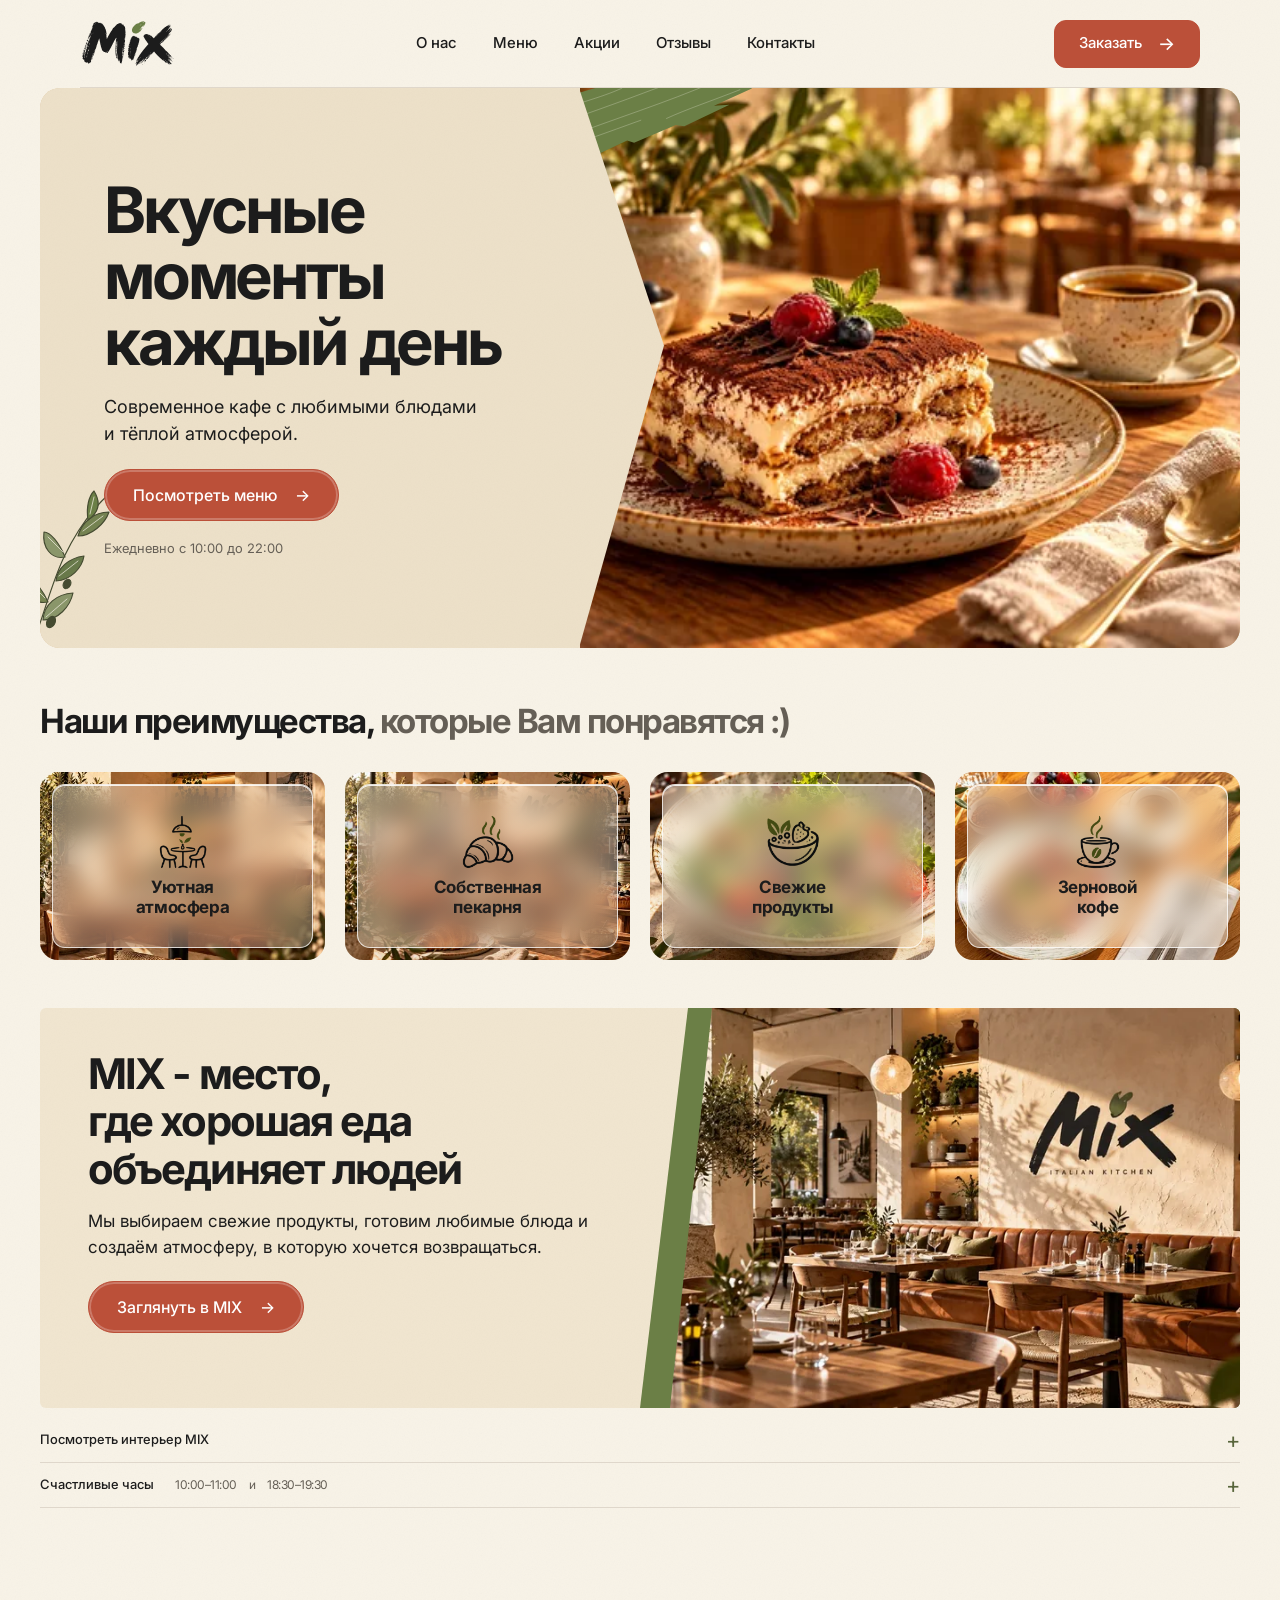
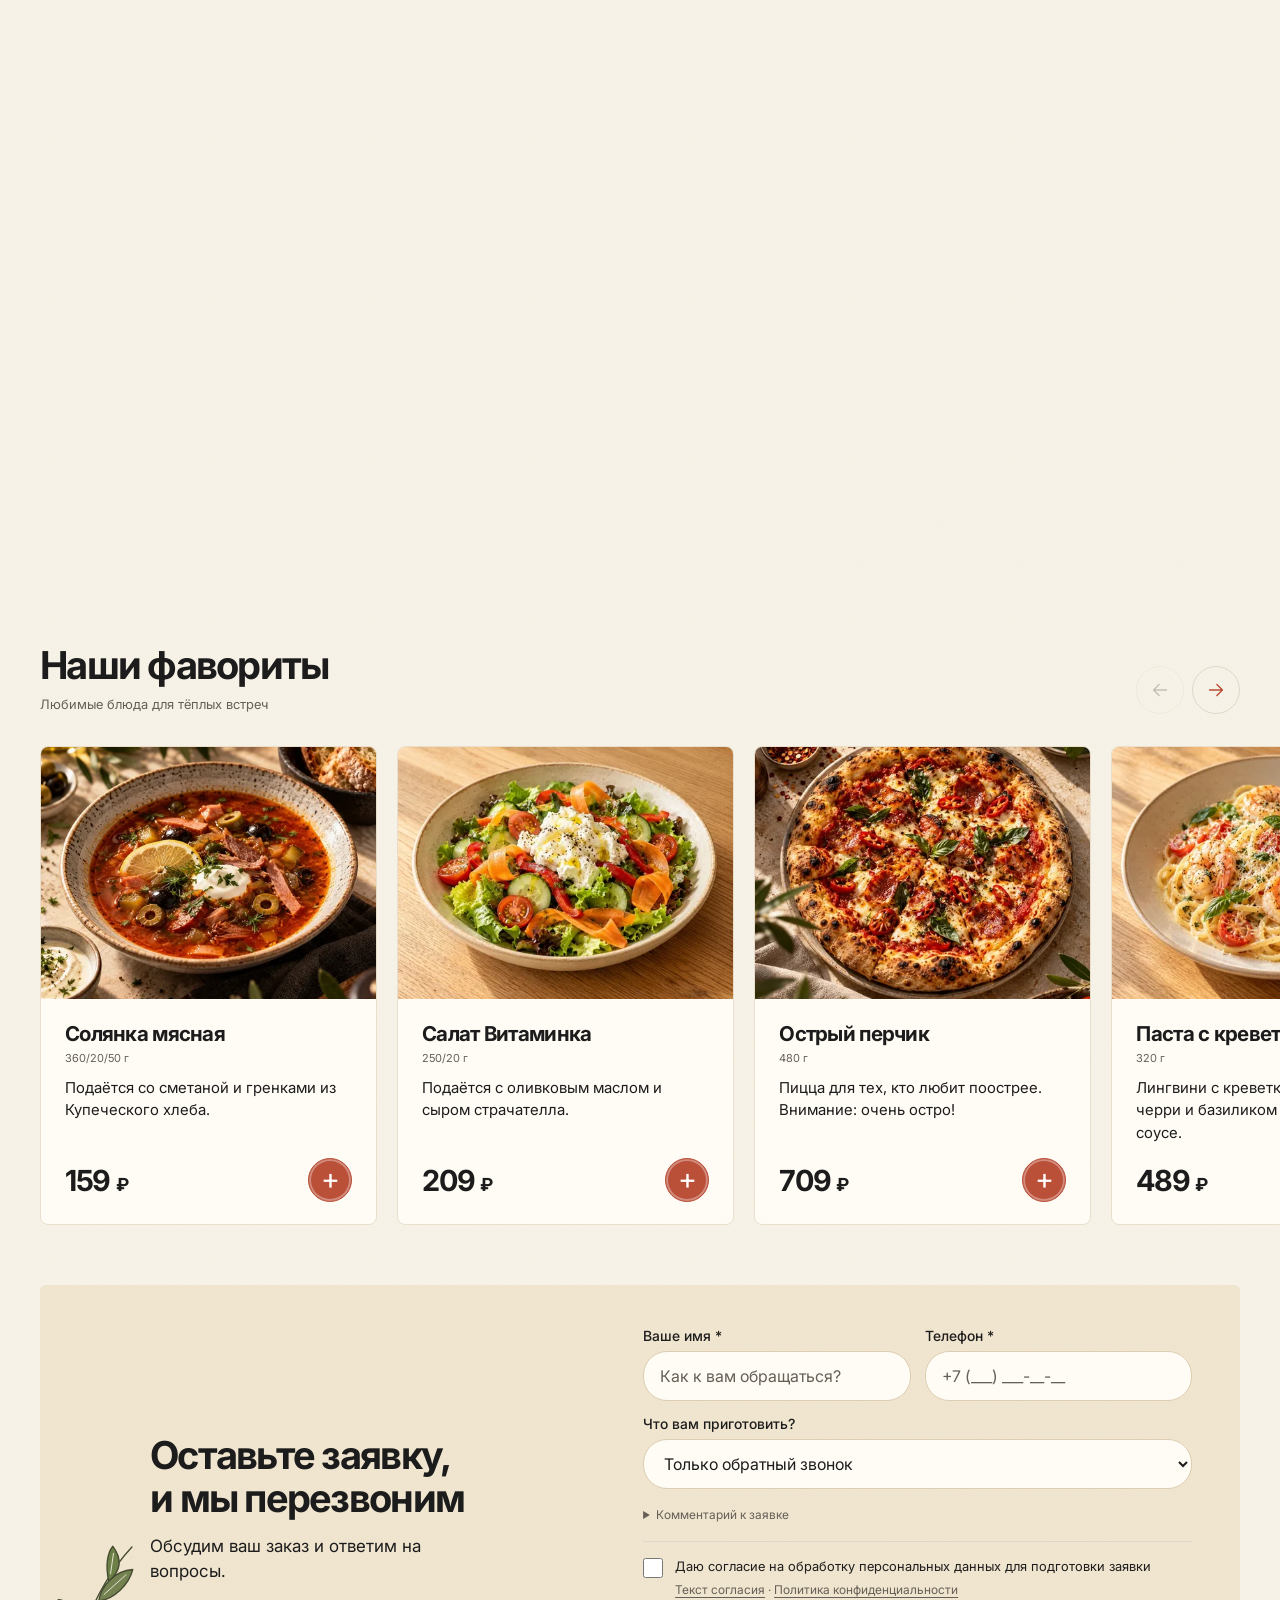
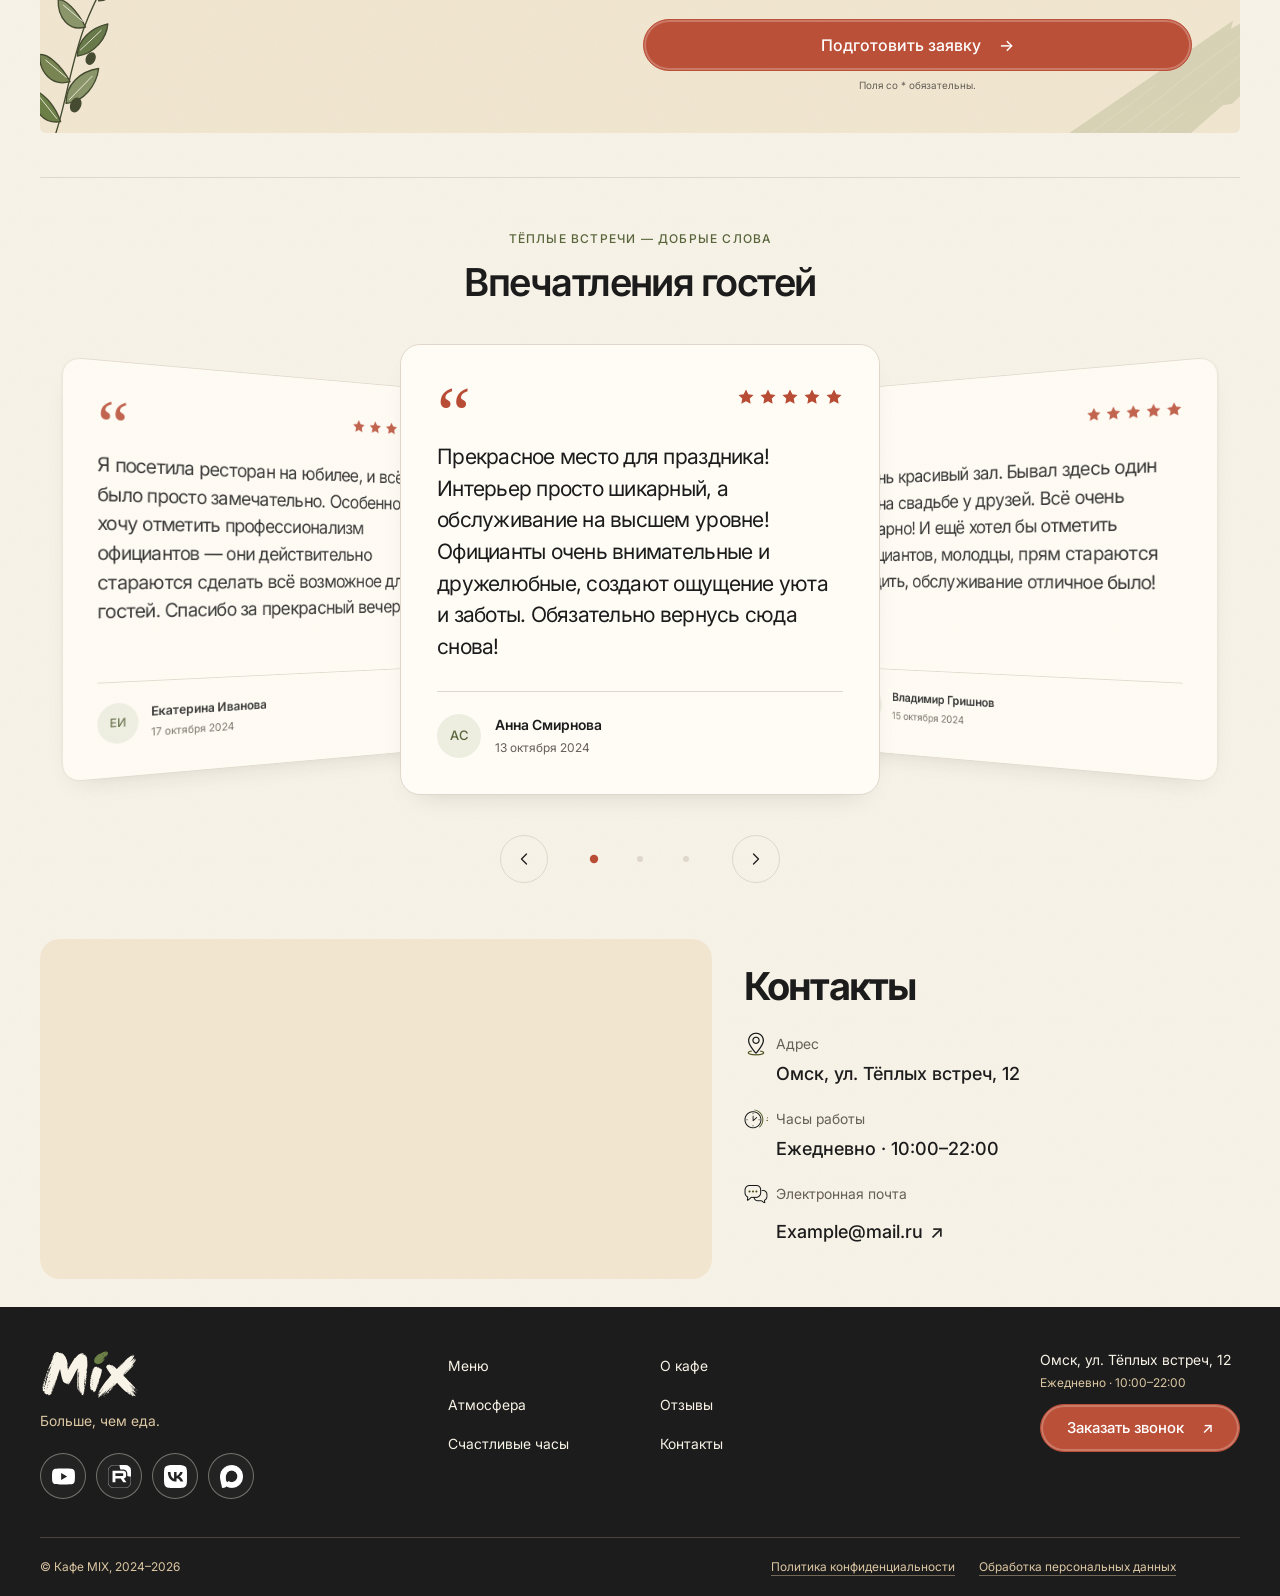
<file: index.html>
<!DOCTYPE html>
<html lang="ru">
    <head>
        <meta charset="UTF-8">
        <meta name="viewport" content="width=device-width, initial-scale=1.0">
        <script>
            (function (root) {
                root.classList.add('js');
                addEventListener('pageshow', function () {
                    requestAnimationFrame(function () {
                        requestAnimationFrame(function () { root.classList.add('page-ready'); });
                    });
                });
                addEventListener('pagehide', function () { root.classList.remove('page-ready'); });
            })(document.documentElement);
        </script>
        <meta name="theme-color" content="#F8F3E7">
        <meta name="description" content="MIX — европейское кафе в Омске. Любимые блюда, тёплая атмосфера и вкусные встречи каждый день.">
        <meta property="og:title" content="MIX — место для вкусных встреч">
        <meta property="og:description" content="Любимые блюда, кофе и тёплая атмосфера. Европейское кафе MIX в Омске.">
        <meta property="og:type" content="website">
        <meta property="og:locale" content="ru_RU">
        <link rel="icon" href="public/assets/mix/brand/mix-brush-dark.svg" type="image/svg+xml">
        <link rel="icon" href="public/assets/mix/brand/mix-brush-light.svg" type="image/svg+xml" media="(prefers-color-scheme: dark)">
        <link rel="stylesheet" href="css/normalize.css?v=80e2e049db">
        <link rel="stylesheet" href="css/design-tokens.css?v=3b7f82ad5e">
        <link rel="stylesheet" href="css/restaurant-icons.css?v=fd9a1ca8d6">
        <link rel="stylesheet" href="css/style.css?v=38b2979710">
        <link rel="preload" href="public/assets/optimized/Inter_18pt-Regular-latin-cyrillic-e8718a3eb7.woff2" as="font" type="font/woff2" crossorigin>
        <link rel="preload" href="public/assets/optimized/Inter_18pt-Bold-latin-cyrillic-9454da995e.woff2" as="font" type="font/woff2" crossorigin>
        <script src="js/order.js?v=6fbb36e439" defer></script>
        <script src="js/main.js?v=75f8aeba90" defer></script>
        <script src="js/reviews.js?v=1a6e06ed41" defer></script>
        <title>MIX — место для вкусных встреч</title>
    </head>
    <body id="top">
        <a class="skip-link" href="#main">Перейти к содержимому</a>
        <header class="header">
            <div class="header__inner container">
                <a class="header__logo-link" href="#top" aria-label="MIX — на главную"><img class="header__logo" src="public/assets/mix/brand/mix-brush-dark.svg" alt="MIX" width="114" height="58"></a>
                <div class="header__menu-shell">
                    <div class="header__backdrop" aria-hidden="true"></div>
                    <div class="header__menu-accent" aria-hidden="true">
                        <svg class="header__curve" viewBox="0 0 100 1000" preserveAspectRatio="none"><path d="M100 0 L200 0 L200 1000 L100 1000 Q-100 500 100 0"></path></svg>
                    </div>
                    <nav class="header__nav" id="navigation" aria-label="Основная навигация">
                        <a class="header__nav-brand" href="#top" aria-label="MIX — на главную"><img src="public/assets/mix/brand/mix-brush-dark.svg" alt="MIX" width="114" height="58"></a>
                        <div class="header__nav-content">
                            <p class="header__nav-caption">Место для вкусных встреч</p>
                            <ul class="header__nav-list">
                                <li class="header__nav-item">
                                    <a class="header__nav-link" href="#aboutUs">О нас</a>
                                </li>
                                <li class="header__nav-item">
                                    <a class="header__nav-link" href="#favorite">Меню</a>
                                </li>
                                <li class="header__nav-item">
                                    <a class="header__nav-link" href="#specials">Акции</a>
                                </li>
                                <li class="header__nav-item">
                                    <a class="header__nav-link" href="#comments">Отзывы</a>
                                </li>
                                <li class="header__nav-item">
                                    <a class="header__nav-link" href="#contact">Контакты</a>
                                </li>
                            </ul>
                            <div class="header__nav-footer">
                                <a class="header__nav-order" href="#contactForm">Заказать <span aria-hidden="true">↗</span></a>
                            </div>
                        </div>
                        <svg class="header__curve" viewBox="0 0 100 1000" preserveAspectRatio="none" aria-hidden="true"><path d="M100 0 L200 0 L200 1000 L100 1000 Q-100 500 100 0"></path></svg>
                    </nav>
                </div>
                <div class="header__actions">
                    <a class="header__button button button--small" href="#contactForm">Заказать <span class="header__button-icon" aria-hidden="true">→</span></a>
                    <button class="header__toggle icon-button" type="button" aria-controls="navigation" aria-expanded="false" aria-label="Открыть меню" hidden><svg class="header__toggle-icon" viewBox="0 0 32 32" aria-hidden="true"><path class="header__toggle-trace" d="M27 10 13 10C10.8 10 9 8.2 9 6 9 3.5 10.8 2 13 2 15.2 2 17 3.8 17 6L17 26C17 28.2 18.8 30 21 30 23.2 30 25 28.2 25 26 25 23.8 23.2 22 21 22L7 22"></path><path d="M7 16 27 16"></path></svg></button>
                </div>
            </div>
        </header>
        <main id="main">
            <section class="hero" id="banner" aria-label="Знакомство с MIX" aria-roledescription="карусель" aria-describedby="hero-instructions" tabindex="0">
                <svg class="hero__clip" width="0" height="0" aria-hidden="true" focusable="false"><defs><clipPath id="hero-mobile-curve" clipPathUnits="objectBoundingBox"><path d="M0 0H1V.66C.72 .82 .55 1 0 1Z"/></clipPath></defs></svg>
                <div class="hero__media">
                    <div class="hero__slide" role="group" aria-roledescription="слайд" aria-label="1 из 5: паста">
                        <picture class="hero__picture">
                            <source media="(max-width: 600px)" srcset="public/assets/optimized/slide-03-dessert-480-3e222d4b34.webp 480w, public/assets/optimized/slide-03-dessert-800-f27ed50879.webp 800w, public/assets/optimized/slide-03-dessert-1200-b719987cb7.webp 1200w, public/assets/optimized/slide-03-dessert-1448-e4939d5217.webp 1448w" sizes="(max-width: 600px) min(174vw, 827px), (max-width: 800px) max(60vw, 560px), max(min(60vw, 888px), 747px)">
                            <img class="hero__image" src="public/assets/optimized/slide-01-pasta-800-9a1206bcb5.webp" alt="Паста с креветками на столе в тёплом солнечном свете" width="1672" height="941" fetchpriority="high" srcset="public/assets/optimized/slide-01-pasta-480-aa5b72b25f.webp 480w, public/assets/optimized/slide-01-pasta-800-9a1206bcb5.webp 800w, public/assets/optimized/slide-01-pasta-1200-0475aa3401.webp 1200w, public/assets/optimized/slide-01-pasta-1600-0d710464d0.webp 1600w" sizes="(max-width: 600px) min(232vw, 1102px), (max-width: 800px) max(60vw, 747px), max(min(60vw, 888px), 996px)" decoding="async" loading="eager">
                        </picture>
                    </div>
                    <div class="hero__slide" role="group" aria-roledescription="слайд" aria-label="2 из 5: пицца" hidden>
                        <picture class="hero__picture">
                            <img class="hero__image" alt="Пицца с томатами и базиликом из печи" width="1448" height="1086" loading="lazy" decoding="async" data-src="public/assets/optimized/slide-02-pizza-800-ba5664cc42.webp" data-srcset="public/assets/optimized/slide-02-pizza-480-88fde9253f.webp 480w, public/assets/optimized/slide-02-pizza-800-ba5664cc42.webp 800w, public/assets/optimized/slide-02-pizza-1200-5c9f22df16.webp 1200w, public/assets/optimized/slide-02-pizza-1448-19f0468d86.webp 1448w" sizes="(max-width: 600px) min(174vw, 827px), (max-width: 800px) max(60vw, 560px), max(min(60vw, 888px), 747px)" fetchpriority="low" src="[data-uri]">
                        </picture>
                    </div>
                    <div class="hero__slide" role="group" aria-roledescription="слайд" aria-label="3 из 5: десерт" hidden>
                        <picture class="hero__picture">
                            <source media="(max-width: 600px)" data-srcset="public/assets/optimized/slide-01-pasta-480-aa5b72b25f.webp 480w, public/assets/optimized/slide-01-pasta-800-9a1206bcb5.webp 800w, public/assets/optimized/slide-01-pasta-1200-0475aa3401.webp 1200w, public/assets/optimized/slide-01-pasta-1600-0d710464d0.webp 1600w" sizes="(max-width: 600px) min(232vw, 1102px), (max-width: 800px) max(60vw, 747px), max(min(60vw, 888px), 996px)">
                            <img class="hero__image" alt="Тирамису с ягодами и чашка эспрессо" width="1448" height="1086" loading="lazy" decoding="async" data-src="public/assets/optimized/slide-03-dessert-800-f27ed50879.webp" data-srcset="public/assets/optimized/slide-03-dessert-480-3e222d4b34.webp 480w, public/assets/optimized/slide-03-dessert-800-f27ed50879.webp 800w, public/assets/optimized/slide-03-dessert-1200-b719987cb7.webp 1200w, public/assets/optimized/slide-03-dessert-1448-e4939d5217.webp 1448w" sizes="(max-width: 600px) min(174vw, 827px), (max-width: 800px) max(60vw, 560px), max(min(60vw, 888px), 747px)" fetchpriority="low" src="[data-uri]">
                        </picture>
                    </div>
                    <div class="hero__slide" role="group" aria-roledescription="слайд" aria-label="4 из 5: атмосфера" hidden>
                        <picture class="hero__picture">
                            <img class="hero__image" alt="Светлый зал с деревянными столами и зелёными растениями" width="1448" height="1086" loading="lazy" decoding="async" data-src="public/assets/optimized/slide-04-restaurant-800-034b8a871f.webp" data-srcset="public/assets/optimized/slide-04-restaurant-480-53af9f45e4.webp 480w, public/assets/optimized/slide-04-restaurant-800-034b8a871f.webp 800w, public/assets/optimized/slide-04-restaurant-1200-245abaa71d.webp 1200w, public/assets/optimized/slide-04-restaurant-1448-309f8ba118.webp 1448w" sizes="(max-width: 600px) min(174vw, 827px), (max-width: 800px) max(60vw, 560px), max(min(60vw, 888px), 747px)" fetchpriority="low" src="[data-uri]">
                        </picture>
                    </div>
                    <div class="hero__slide" role="group" aria-roledescription="слайд" aria-label="5 из 5: завтрак" hidden>
                        <picture class="hero__picture">
                            <img class="hero__image" alt="Свежая выпечка, хлеб и кофе на утреннем столе" width="1448" height="1086" loading="lazy" decoding="async" data-src="public/assets/optimized/slide-05-breakfast-800-ed9838ac47.webp" data-srcset="public/assets/optimized/slide-05-breakfast-480-af7dba9668.webp 480w, public/assets/optimized/slide-05-breakfast-800-ed9838ac47.webp 800w, public/assets/optimized/slide-05-breakfast-1200-f57e2660b4.webp 1200w, public/assets/optimized/slide-05-breakfast-1448-b5cee8179f.webp 1448w" sizes="(max-width: 600px) min(174vw, 827px), (max-width: 800px) max(60vw, 560px), max(min(60vw, 888px), 747px)" fetchpriority="low" src="[data-uri]">
                        </picture>
                    </div>
                </div>
                <div class="hero__panel">
                    <img class="hero__branch" src="public/assets/mix/decor/olive-branch.svg" alt="" width="110" height="180">
                    <div class="hero__content">
                        <h1 class="hero__heading">Вкусные <br class="hero__heading-break">моменты<br>каждый день</h1>
                        <p class="hero__description">Современное кафе с любимыми блюдами <br>и тёплой атмосферой.</p>
                        <a class="hero__button button" href="#favorite">Посмотреть меню <span aria-hidden="true">→</span></a>
                        <p class="hero__hours">Ежедневно с 10:00 до 22:00</p>
                    </div>
                </div>
                <button class="hero__pause" type="button" aria-label="Приостановить слайдер" aria-pressed="false" hidden>Приостановить смену фото</button>
                <p class="hero__instructions visually-hidden" id="hero-instructions">Смена фото: стрелки влево и вправо или горизонтальный свайп. При фокусе смена приостанавливается.</p>
                <p class="hero__status visually-hidden" aria-live="off" aria-atomic="true">Слайд 1 из 5: паста и хорошая компания.</p>
            </section>
            <section class="advantages container" id="advantages" aria-labelledby="advantages-heading">
                <div class="advantages__header">
                    <h2 class="advantages__heading" id="advantages-heading">Наши преимущества, <span>которые Вам понравятся :)</span></h2>
                    <div class="advantages__controls" hidden>
                        <button class="advantages__arrow" type="button" data-advantages-step="-1" aria-label="Предыдущее преимущество" aria-controls="advantages-track">
                            <svg width="22" height="22" viewBox="0 0 24 24" fill="none" stroke="currentColor" stroke-width="1.5" stroke-linecap="round" stroke-linejoin="round" aria-hidden="true"><path d="M19 12H5m6 6-6-6 6-6"/></svg>
                        </button>
                        <button class="advantages__arrow" type="button" data-advantages-step="1" aria-label="Следующее преимущество" aria-controls="advantages-track">
                            <svg width="22" height="22" viewBox="0 0 24 24" fill="none" stroke="currentColor" stroke-width="1.5" stroke-linecap="round" stroke-linejoin="round" aria-hidden="true"><path d="M5 12h14m-6-6 6 6-6 6"/></svg>
                        </button>
                    </div>
                </div>
                <ul class="advantages__list" id="advantages-track" aria-label="Преимущества кафе" tabindex="0">
                    <li class="advantages__item">
                        <img class="advantages__photo" src="public/assets/optimized/cozy-corner-800-9bee3c2a3a.webp" alt="" width="1448" height="1086" loading="lazy" decoding="async" srcset="public/assets/optimized/cozy-corner-480-3856208f89.webp 480w, public/assets/optimized/cozy-corner-800-9bee3c2a3a.webp 800w, public/assets/optimized/cozy-corner-1200-d3827b930c.webp 1200w, public/assets/optimized/cozy-corner-1448-37d5ea4850.webp 1448w" sizes="(max-width: 600px) 87vw, (max-width: 1160px) 46vw, max(23vw, 300px)" fetchpriority="low">
                        <div class="advantages__glass">
                            <span class="advantages__icon restaurant-icon restaurant-icon--atmosphere" aria-hidden="true"></span>
                            <h3 class="advantages__title">Уютная<br>атмосфера</h3>
                        </div>
                    </li>
                    <li class="advantages__item">
                        <img class="advantages__photo" src="public/assets/optimized/fresh-bakery-800-ed9838ac47.webp" alt="" width="1448" height="1086" loading="lazy" decoding="async" srcset="public/assets/optimized/fresh-bakery-480-af7dba9668.webp 480w, public/assets/optimized/fresh-bakery-800-ed9838ac47.webp 800w, public/assets/optimized/fresh-bakery-1200-f57e2660b4.webp 1200w, public/assets/optimized/fresh-bakery-1448-b5cee8179f.webp 1448w" sizes="(max-width: 600px) 87vw, (max-width: 1160px) 46vw, max(23vw, 300px)" fetchpriority="low">
                        <div class="advantages__glass">
                            <span class="advantages__icon restaurant-icon restaurant-icon--bakery" aria-hidden="true"></span>
                            <h3 class="advantages__title">Собственная<br>пекарня</h3>
                        </div>
                    </li>
                    <li class="advantages__item">
                        <img class="advantages__photo" src="public/assets/optimized/fresh-ingredients-800-6319b61b5d.webp" alt="" width="1254" height="1254" loading="lazy" decoding="async" srcset="public/assets/optimized/fresh-ingredients-480-3a18ef7e69.webp 480w, public/assets/optimized/fresh-ingredients-800-6319b61b5d.webp 800w, public/assets/optimized/fresh-ingredients-1200-8bdd4939ce.webp 1200w, public/assets/optimized/fresh-ingredients-1254-e9d44dbdb2.webp 1254w" sizes="(max-width: 600px) 87vw, (max-width: 1160px) 46vw, max(23vw, 300px)" fetchpriority="low">
                        <div class="advantages__glass">
                            <span class="advantages__icon restaurant-icon restaurant-icon--ingredients" aria-hidden="true"></span>
                            <h3 class="advantages__title">Свежие<br>продукты</h3>
                        </div>
                    </li>
                    <li class="advantages__item">
                        <img class="advantages__photo" src="public/assets/optimized/coffee-800-9464c454c8.webp" alt="" width="1672" height="941" loading="lazy" decoding="async" srcset="public/assets/optimized/coffee-480-bce2da1680.webp 480w, public/assets/optimized/coffee-800-9464c454c8.webp 800w, public/assets/optimized/coffee-1200-bef8b433c7.webp 1200w, public/assets/optimized/coffee-1600-8bc43ce1d8.webp 1600w" sizes="(max-width: 600px) 87vw, (max-width: 1160px) 46vw, max(23vw, 300px)" fetchpriority="low">
                        <div class="advantages__glass">
                            <span class="advantages__icon restaurant-icon restaurant-icon--coffee" aria-hidden="true"></span>
                            <h3 class="advantages__title">Зерновой<br>кофе</h3>
                        </div>
                    </li>
                </ul>
                <p class="visually-hidden" id="advantages-status" aria-live="polite" aria-atomic="true"></p>
            </section>
            <section class="about container section" id="aboutUs" aria-labelledby="about-heading">
                <div class="about__content">
                    <h2 class="about__heading section-heading" id="about-heading">MIX - место,<br>где хорошая еда<br>объединяет людей</h2>
                    <p class="about__text">Мы выбираем свежие продукты, готовим любимые блюда и создаём атмосферу, в которую хочется возвращаться.</p>
                    <a class="about__link button" href="#atmosphere">Заглянуть в MIX <span aria-hidden="true">→</span></a>
                </div>
                <figure class="about__figure">
                    <img class="about__image" src="public/assets/optimized/main-room-800-6d79723c6b.webp" alt="Интерьер MIX: солнечный зал, дерево и зелень" width="1672" height="941" loading="lazy" decoding="async" srcset="public/assets/optimized/main-room-480-47a320eb92.webp 480w, public/assets/optimized/main-room-800-6d79723c6b.webp 800w, public/assets/optimized/main-room-1200-39208a1117.webp 1200w, public/assets/optimized/main-room-1600-d563c2d3cf.webp 1600w" sizes="(max-width: 600px) max(533px, min(151vw, 747px)), max(50vw, 711px)" fetchpriority="low">
                </figure>
            </section>
            <div class="about-extras container">
                <details class="atmosphere" id="atmosphere">
                    <summary class="atmosphere__summary">Посмотреть интерьер MIX <span class="atmosphere__toggle" aria-hidden="true">+</span></summary>
                    <div class="atmosphere__gallery">
                        <figure class="atmosphere__figure atmosphere__figure--large">
                            <img class="atmosphere__image" src="public/assets/optimized/sunlit-room-800-d322c91248.webp" alt="Солнечный зал MIX с большими окнами" width="1672" height="941" loading="lazy" decoding="async" srcset="public/assets/optimized/sunlit-room-480-d67cac0878.webp 480w, public/assets/optimized/sunlit-room-800-d322c91248.webp 800w, public/assets/optimized/sunlit-room-1200-cb36dd8505.webp 1200w, public/assets/optimized/sunlit-room-1600-0b3ca9cd6a.webp 1600w" sizes="(max-width: 600px) 100vw, 50vw" fetchpriority="low">
                            <figcaption class="atmosphere__caption">
                                Солнечный зал
                            </figcaption>
                        </figure>
                        <figure class="atmosphere__figure">
                            <img class="atmosphere__image" src="public/assets/optimized/bar-detail-800-9281109de0.webp" alt="Барная стойка с деревянной отделкой" width="1448" height="1086" loading="lazy" decoding="async" srcset="public/assets/optimized/bar-detail-480-3e62ce7f8e.webp 480w, public/assets/optimized/bar-detail-800-9281109de0.webp 800w, public/assets/optimized/bar-detail-1200-74e821bea9.webp 1200w, public/assets/optimized/bar-detail-1448-6476a1a288.webp 1448w" sizes="(max-width: 600px) 100vw, 50vw" fetchpriority="low">
                            <figcaption class="atmosphere__caption">
                                Барная стойка
                            </figcaption>
                        </figure>
                        <figure class="atmosphere__figure">
                            <img class="atmosphere__image" src="public/assets/optimized/cozy-corner-800-9bee3c2a3a.webp" alt="Уютный уголок с диваном и растениями" width="1448" height="1086" loading="lazy" decoding="async" srcset="public/assets/optimized/cozy-corner-480-3856208f89.webp 480w, public/assets/optimized/cozy-corner-800-9bee3c2a3a.webp 800w, public/assets/optimized/cozy-corner-1200-d3827b930c.webp 1200w, public/assets/optimized/cozy-corner-1448-37d5ea4850.webp 1448w" sizes="(max-width: 600px) 100vw, 50vw" fetchpriority="low">
                            <figcaption class="atmosphere__caption">
                                Уютный уголок
                            </figcaption>
                        </figure>
                    </div>

                </details>
                <details class="specials" id="specials">
                    <summary class="specials__summary">Счастливые часы <span class="specials__time">10:00–11:00 <span>и</span> 18:30–19:30</span><span class="specials__toggle" aria-hidden="true">+</span></summary>
                    <p class="specials__description">Загляните к нам утром или вечером — в часы специальных предложений.</p>
                </details>
            </div>
            <div class="photo-window" role="img" aria-label="Барная стойка с напитками в тёплом солнечном свете">
                <div class="photo-window__image" aria-hidden="true"></div>
            </div>
            <section class="favorite section" id="favorite" aria-labelledby="favorite-heading">
                <div class="container">
                    <div class="favorite__header section-header">
                        <div class="favorite__heading-group">
                            <h2 class="section-heading" id="favorite-heading">Наши фавориты</h2>
                            <p class="favorite__intro">Любимые блюда для тёплых встреч</p>
                        </div>
                        <div class="favorite__controls" hidden>
                            <button class="favorite__arrow" type="button" data-favorite-step="-1" aria-label="Предыдущие блюда" aria-controls="favorite-track">
                                <svg width="22" height="22" viewBox="0 0 24 24" fill="none" stroke="currentColor" stroke-width="1.5" stroke-linecap="round" stroke-linejoin="round" aria-hidden="true"><path d="M19 12H5m6 6-6-6 6-6"/></svg>
                            </button>
                            <button class="favorite__arrow" type="button" data-favorite-step="1" aria-label="Следующие блюда" aria-controls="favorite-track">
                                <svg width="22" height="22" viewBox="0 0 24 24" fill="none" stroke="currentColor" stroke-width="1.5" stroke-linecap="round" stroke-linejoin="round" aria-hidden="true"><path d="M5 12h14m-6-6 6 6-6 6"/></svg>
                            </button>
                        </div>
                    </div>
                </div>
                <p class="visually-hidden" id="favorite-instructions">Листайте блюда горизонтальным жестом или стрелками. При фокусе на ленте используйте клавиши влево и вправо, Home и End.</p>
                <div class="favorite__cards" id="favorite-track" role="group" aria-label="Любимые блюда MIX" aria-describedby="favorite-instructions" tabindex="0">
                        <article class="dish" aria-labelledby="dish-soup">
                            <div class="dish__media">
                                <img class="dish__image" src="public/assets/optimized/soup-solyanka-800-5937e7bfe9.webp" alt="Мясная солянка с лимоном и маслинами" width="1254" height="1254" loading="lazy" decoding="async" draggable="false" srcset="public/assets/optimized/soup-solyanka-480-0b9ce24adb.webp 480w, public/assets/optimized/soup-solyanka-800-5937e7bfe9.webp 800w, public/assets/optimized/soup-solyanka-1200-7ce5b12e9b.webp 1200w, public/assets/optimized/soup-solyanka-1254-b306fa3912.webp 1254w" sizes="(max-width: 699px) 87vw, (max-width: 1100px) 40vw, 29vw" fetchpriority="low">
                            </div>
                            <div class="dish__content">
                                <div class="dish__heading-row">
                                    <h3 class="dish__heading" id="dish-soup">Солянка мясная</h3>
                                    <span class="dish__mass">360/20/50 г</span>
                                </div>
                                <p class="dish__description">Подаётся со сметаной и гренками из Купеческого хлеба.</p>
                                <div class="dish__bottom">
                                    <p class="dish__price">159 <span>₽</span></p>
                                    <button class="dish__button" type="button" data-dish="soup" aria-label="Добавить в заявку: Солянка мясная" hidden><span aria-hidden="true">+</span></button>
                                    <noscript><a class="text-link" href="#contactForm">К заявке</a></noscript>
                                </div>
                            </div>
                        </article>
                        <article class="dish" aria-labelledby="dish-salad">
                            <div class="dish__media">
                                <img class="dish__image" src="public/assets/optimized/salad-vitaminka-generated-800-1075d80c44.webp" alt="Салат Витаминка со свежими овощами и страчателлой" width="1200" height="900" loading="lazy" decoding="async" draggable="false" srcset="public/assets/optimized/salad-vitaminka-generated-480-bd6aa72152.webp 480w, public/assets/optimized/salad-vitaminka-generated-800-1075d80c44.webp 800w, public/assets/optimized/salad-vitaminka-generated-1200-405fd5c16f.webp 1200w" sizes="(max-width: 699px) 87vw, (max-width: 1100px) 40vw, 29vw" fetchpriority="low">
                            </div>
                            <div class="dish__content">
                                <div class="dish__heading-row">
                                    <h3 class="dish__heading" id="dish-salad">Салат Витаминка</h3>
                                    <span class="dish__mass">250/20 г</span>
                                </div>
                                <p class="dish__description">Подаётся с оливковым маслом и сыром страчателла.</p>
                                <div class="dish__bottom">
                                    <p class="dish__price">209 <span>₽</span></p>
                                    <button class="dish__button" type="button" data-dish="salad" aria-label="Добавить в заявку: Салат Витаминка" hidden><span aria-hidden="true">+</span></button>
                                    <noscript><a class="text-link" href="#contactForm">К заявке</a></noscript>
                                </div>
                            </div>
                        </article>
                        <article class="dish" aria-labelledby="dish-pizza">
                            <div class="dish__media">
                                <img class="dish__image" src="public/assets/optimized/pizza-spicy-800-104ac565d0.webp" alt="Острая пицца с перцем и томатами" width="1254" height="1254" loading="lazy" decoding="async" draggable="false" srcset="public/assets/optimized/pizza-spicy-480-0a3c437417.webp 480w, public/assets/optimized/pizza-spicy-800-104ac565d0.webp 800w, public/assets/optimized/pizza-spicy-1200-cf6c6764ea.webp 1200w, public/assets/optimized/pizza-spicy-1254-945c652ab8.webp 1254w" sizes="(max-width: 699px) 87vw, (max-width: 1100px) 40vw, 29vw" fetchpriority="low">
                            </div>
                            <div class="dish__content">
                                <div class="dish__heading-row">
                                    <h3 class="dish__heading" id="dish-pizza">Острый перчик</h3>
                                    <span class="dish__mass">480 г</span>
                                </div>
                                <p class="dish__description">Пицца для тех, кто любит поострее. Внимание: очень остро!</p>
                                <div class="dish__bottom">
                                    <p class="dish__price">709 <span>₽</span></p>
                                    <button class="dish__button" type="button" data-dish="pizza" aria-label="Добавить в заявку: Пицца Острый перчик" hidden><span aria-hidden="true">+</span></button>
                                    <noscript><a class="text-link" href="#contactForm">К заявке</a></noscript>
                                </div>
                            </div>
                        </article>
                        <article class="dish" aria-labelledby="dish-pasta">
                            <div class="dish__media">
                                <img class="dish__image" src="public/assets/optimized/pasta-shrimp-generated-800-83c0750097.webp" alt="Паста лингвини с креветками, томатами и базиликом" width="1200" height="900" loading="lazy" decoding="async" draggable="false" srcset="public/assets/optimized/pasta-shrimp-generated-480-38118d7330.webp 480w, public/assets/optimized/pasta-shrimp-generated-800-83c0750097.webp 800w, public/assets/optimized/pasta-shrimp-generated-1200-7280719704.webp 1200w" sizes="(max-width: 699px) 87vw, (max-width: 1100px) 40vw, 29vw" fetchpriority="low">
                            </div>
                            <div class="dish__content">
                                <div class="dish__heading-row">
                                    <h3 class="dish__heading" id="dish-pasta">Паста с креветками</h3>
                                    <span class="dish__mass">320 г</span>
                                </div>
                                <p class="dish__description">Лингвини с креветками, томатами черри и базиликом в сливочном соусе.</p>
                                <div class="dish__bottom">
                                    <p class="dish__price">489 <span>₽</span></p>
                                    <button class="dish__button" type="button" data-dish="pasta" aria-label="Добавить в заявку: Паста с креветками" hidden><span aria-hidden="true">+</span></button>
                                    <noscript><a class="text-link" href="#contactForm">К заявке</a></noscript>
                                </div>
                            </div>
                        </article>
                        <article class="dish" aria-labelledby="dish-chicken">
                            <div class="dish__media">
                                <img class="dish__image" src="public/assets/optimized/chicken-potatoes-generated-800-155b7ccd87.webp" alt="Румяное куриное филе с запечённым картофелем и травами" width="1200" height="900" loading="lazy" decoding="async" draggable="false" srcset="public/assets/optimized/chicken-potatoes-generated-480-46ef792229.webp 480w, public/assets/optimized/chicken-potatoes-generated-800-155b7ccd87.webp 800w, public/assets/optimized/chicken-potatoes-generated-1200-056214eaa9.webp 1200w" sizes="(max-width: 699px) 87vw, (max-width: 1100px) 40vw, 29vw" fetchpriority="low">
                            </div>
                            <div class="dish__content">
                                <div class="dish__heading-row">
                                    <h3 class="dish__heading" id="dish-chicken">Цыплёнок с картофелем</h3>
                                    <span class="dish__mass">330 г</span>
                                </div>
                                <p class="dish__description">Нежное филе, румяный молодой картофель и сливочный соус с травами.</p>
                                <div class="dish__bottom">
                                    <p class="dish__price">459 <span>₽</span></p>
                                    <button class="dish__button" type="button" data-dish="chicken" aria-label="Добавить в заявку: Цыплёнок с картофелем" hidden><span aria-hidden="true">+</span></button>
                                    <noscript><a class="text-link" href="#contactForm">К заявке</a></noscript>
                                </div>
                            </div>
                        </article>
                        <article class="dish" aria-labelledby="dish-risotto">
                            <div class="dish__media">
                                <img class="dish__image" src="public/assets/optimized/risotto-mushrooms-generated-800-c10da837c9.webp" alt="Сливочное ризотто с обжаренными грибами и пармезаном" width="1200" height="900" loading="lazy" decoding="async" draggable="false" srcset="public/assets/optimized/risotto-mushrooms-generated-480-dba7685994.webp 480w, public/assets/optimized/risotto-mushrooms-generated-800-c10da837c9.webp 800w, public/assets/optimized/risotto-mushrooms-generated-1200-e561b3c397.webp 1200w" sizes="(max-width: 699px) 87vw, (max-width: 1100px) 40vw, 29vw" fetchpriority="low">
                            </div>
                            <div class="dish__content">
                                <div class="dish__heading-row">
                                    <h3 class="dish__heading" id="dish-risotto">Ризотто с грибами</h3>
                                    <span class="dish__mass">300 г</span>
                                </div>
                                <p class="dish__description">Рис арборио с шампиньонами, белыми грибами, пармезаном и тимьяном.</p>
                                <div class="dish__bottom">
                                    <p class="dish__price">389 <span>₽</span></p>
                                    <button class="dish__button" type="button" data-dish="risotto" aria-label="Добавить в заявку: Ризотто с грибами" hidden><span aria-hidden="true">+</span></button>
                                    <noscript><a class="text-link" href="#contactForm">К заявке</a></noscript>
                                </div>
                            </div>
                        </article>
                        <article class="dish" aria-labelledby="dish-cheesecake">
                            <div class="dish__media">
                                <img class="dish__image" src="public/assets/optimized/cheesecake-berries-generated-800-234e9d9589.webp" alt="Ванильный чизкейк с малиной, голубикой и ягодным соусом" width="1200" height="900" loading="lazy" decoding="async" draggable="false" srcset="public/assets/optimized/cheesecake-berries-generated-480-681d7ff5c7.webp 480w, public/assets/optimized/cheesecake-berries-generated-800-234e9d9589.webp 800w, public/assets/optimized/cheesecake-berries-generated-1200-277028bb74.webp 1200w" sizes="(max-width: 699px) 87vw, (max-width: 1100px) 40vw, 29vw" fetchpriority="low">
                            </div>
                            <div class="dish__content">
                                <div class="dish__heading-row">
                                    <h3 class="dish__heading" id="dish-cheesecake">Чизкейк с ягодами</h3>
                                    <span class="dish__mass">160 г</span>
                                </div>
                                <p class="dish__description">Классический ванильный чизкейк со свежими ягодами и малиновым соусом.</p>
                                <div class="dish__bottom">
                                    <p class="dish__price">279 <span>₽</span></p>
                                    <button class="dish__button" type="button" data-dish="cheesecake" aria-label="Добавить в заявку: Чизкейк с ягодами" hidden><span aria-hidden="true">+</span></button>
                                    <noscript><a class="text-link" href="#contactForm">К заявке</a></noscript>
                                </div>
                            </div>
                        </article>
                </div>
                <p class="visually-hidden" id="favorite-status" role="status" aria-live="polite" aria-atomic="true"></p>
            </section>
            <section class="order section" id="contactForm" aria-labelledby="order-heading">
                <div class="order__inner container">
                    <div class="order__intro">
                        <h2 class="order__heading section-heading" id="order-heading">Оставьте заявку,<br>и мы перезвоним</h2>
                        <p class="order__description">Обсудим ваш заказ и ответим на вопросы.</p>
                    </div>
                    <form class="order-form" id="order-form" novalidate>
                        <div class="order-form__row">
                            <div class="order-form__field">
                                <label class="order-form__label" for="customer-name">Ваше имя <span aria-hidden="true">*</span></label>
                                <input class="order-form__input" id="customer-name" name="name" autocomplete="name" maxlength="80" required aria-describedby="name-error" placeholder="Как к вам обращаться?">
                                <span class="order-form__error" id="name-error" data-error="name"></span>
                            </div>
                            <div class="order-form__field">
                                <label class="order-form__label" for="customer-phone">Телефон <span aria-hidden="true">*</span></label>
                                <input class="order-form__input" type="tel" id="customer-phone" name="phone" autocomplete="tel" inputmode="tel" maxlength="32" required aria-describedby="phone-error" placeholder="+7 (___) ___-__-__">
                                <span class="order-form__error" id="phone-error" data-error="phone"></span>
                            </div>
                        </div>
                        <div class="order-form__row order-form__row--choice order-form__row--single">
                            <div class="order-form__field">
                                <label class="order-form__label" for="order-dish">Что вам приготовить?</label>
                                <select class="order-form__input order-form__select" id="order-dish" name="dish">
                                    <option value="">Только обратный звонок</option>
                                    <option value="soup">Солянка мясная — 159 ₽</option>
                                    <option value="salad">Салат Витаминка — 209 ₽</option>
                                    <option value="pizza">Пицца Острый перчик — 709 ₽</option>
                                    <option value="pasta">Паста с креветками — 489 ₽</option>
                                    <option value="chicken">Цыплёнок с картофелем — 459 ₽</option>
                                    <option value="risotto">Ризотто с грибами — 389 ₽</option>
                                    <option value="cheesecake">Чизкейк с ягодами — 279 ₽</option>
                                </select>
                            </div>
                            <div class="order-form__field" id="quantity-field" hidden>
                                <label class="order-form__label" for="order-quantity">Количество</label>
                                <input class="order-form__input" type="number" id="order-quantity" name="quantity" min="1" max="20" value="1" required disabled aria-describedby="quantity-error">
                                <span class="order-form__error" id="quantity-error" data-error="quantity"></span>
                            </div>
                        </div>
                        <fieldset class="order-form__fulfillment" id="fulfillment-field" hidden disabled>
                            <legend class="order-form__label">Способ получения</legend>
                            <label class="order-form__radio-label"><input class="order-form__radio" type="radio" name="fulfillment" value="pickup" checked>Самовывоз</label>
                            <label class="order-form__radio-label"><input class="order-form__radio" type="radio" name="fulfillment" value="delivery">Доставка</label>
                        </fieldset>
                        <fieldset class="order-form__address" id="address-field" hidden disabled>
                            <legend class="visually-hidden">Адрес доставки</legend>
                            <div class="order-form__row">
                                <div class="order-form__field">
                                    <label class="order-form__label" for="customer-city">Город <span aria-hidden="true">*</span></label>
                                    <input class="order-form__input" id="customer-city" name="city" autocomplete="address-level2" maxlength="80" value="Омск" aria-describedby="city-error">
                                    <span class="order-form__error" id="city-error" data-error="city"></span>
                                </div>
                                <div class="order-form__field">
                                    <label class="order-form__label" for="customer-address">Улица и дом <span aria-hidden="true">*</span></label>
                                    <input class="order-form__input" id="customer-address" name="address" autocomplete="street-address" maxlength="180" aria-describedby="address-error" placeholder="Улица, номер дома">
                                    <span class="order-form__error" id="address-error" data-error="address"></span>
                                </div>
                            </div>
                            <div class="order-form__row order-form__row--three">
                                <div class="order-form__field">
                                    <label class="order-form__label" for="customer-apartment">Квартира</label>
                                    <input class="order-form__input" id="customer-apartment" name="apartment" inputmode="numeric" maxlength="12">
                                </div>
                                <div class="order-form__field">
                                    <label class="order-form__label" for="customer-entrance">Подъезд</label>
                                    <input class="order-form__input" id="customer-entrance" name="entrance" inputmode="numeric" maxlength="8">
                                </div>
                                <div class="order-form__field">
                                    <label class="order-form__label" for="customer-floor">Этаж</label>
                                    <input class="order-form__input" id="customer-floor" name="floor" inputmode="numeric" maxlength="8">
                                </div>
                            </div>
                        </fieldset>
                        <details class="order-form__details">
                            <summary class="order-form__details-title">Комментарий к заявке</summary>
                            <div class="order-form__field">
                                <label class="order-form__label" for="customer-comment">Комментарий <span class="order-form__optional">необязательно</span></label>
                                <textarea class="order-form__input order-form__textarea" id="customer-comment" name="comment" rows="3" maxlength="1000" placeholder="Пожелания к заказу или информация об аллергии"></textarea>
                            </div>
                        </details>
                        <p class="order-form__summary" id="order-summary" aria-live="polite" hidden></p>
                        <div class="order-form__consent">
                            <input class="order-form__consent-input" id="customer-consent" name="consent" type="checkbox" value="yes" required aria-describedby="consent-error">
                            <div class="order-form__consent-content">
                                <label class="order-form__consent-label" for="customer-consent">Даю согласие на обработку персональных данных для подготовки заявки</label>
                                <p class="order-form__consent-links"><a href="consent.html" target="_blank" rel="noopener noreferrer">Текст согласия</a><span aria-hidden="true"> · </span><a href="privacy.html" target="_blank" rel="noopener noreferrer">Политика конфиденциальности</a></p>
                                <span class="order-form__error" id="consent-error" data-error="consent"></span>
                            </div>
                        </div>
                        <div class="order-form__bottom">
                            <button class="order-form__submit button" type="submit" disabled>Подготовить заявку <span aria-hidden="true">→</span></button>
                            <span class="order-form__hint">Поля со * обязательны.</span>
                        </div>
                        <div class="order-form__feedback" id="form-feedback" role="status" aria-live="polite" hidden>
                        </div>
                        <button class="order-form__download text-link" id="download-request" type="button" hidden>Скачать подготовленную заявку <span aria-hidden="true">↓</span></button>
                        <noscript><p class="order-form__noscript">Для подготовки заявки включите JavaScript.</p></noscript>
                    </form>
                </div>
            </section>
            <section class="reviews container" id="comments" aria-labelledby="reviews-heading">
                <div class="reviews__header">
                    <p class="reviews__eyebrow">Тёплые встречи — добрые слова</p>
                    <h2 class="reviews__heading" id="reviews-heading">Впечатления гостей</h2>
                </div>
                <p class="visually-hidden" id="reviews-instructions">Листайте отзывы стрелками влево и вправо или горизонтальным жестом. Home — первый отзыв, End — последний.</p>
                <div class="reviews__viewport" aria-describedby="reviews-instructions">
                    <div class="reviews__list" id="reviews-list">
                        <article class="review" aria-labelledby="review-anna">
                            <div class="review__top"><span class="review__quote" aria-hidden="true">“</span><span class="review__rating" role="img" aria-label="Оценка: 5 из 5"><svg width="18" height="18" viewBox="0 0 24 24" fill="currentColor" aria-hidden="true"><path d="m12 2 3.09 6.26L22 9.27l-5 4.87 1.18 6.88L12 17.77l-6.18 3.25L7 14.14l-5-4.87 6.91-1.01L12 2Z"/></svg><svg width="18" height="18" viewBox="0 0 24 24" fill="currentColor" aria-hidden="true"><path d="m12 2 3.09 6.26L22 9.27l-5 4.87 1.18 6.88L12 17.77l-6.18 3.25L7 14.14l-5-4.87 6.91-1.01L12 2Z"/></svg><svg width="18" height="18" viewBox="0 0 24 24" fill="currentColor" aria-hidden="true"><path d="m12 2 3.09 6.26L22 9.27l-5 4.87 1.18 6.88L12 17.77l-6.18 3.25L7 14.14l-5-4.87 6.91-1.01L12 2Z"/></svg><svg width="18" height="18" viewBox="0 0 24 24" fill="currentColor" aria-hidden="true"><path d="m12 2 3.09 6.26L22 9.27l-5 4.87 1.18 6.88L12 17.77l-6.18 3.25L7 14.14l-5-4.87 6.91-1.01L12 2Z"/></svg><svg width="18" height="18" viewBox="0 0 24 24" fill="currentColor" aria-hidden="true"><path d="m12 2 3.09 6.26L22 9.27l-5 4.87 1.18 6.88L12 17.77l-6.18 3.25L7 14.14l-5-4.87 6.91-1.01L12 2Z"/></svg></span></div>
                            <blockquote class="review__text">
                                Прекрасное место для праздника! Интерьер просто шикарный, а обслуживание на высшем уровне! Официанты очень внимательные и дружелюбные, создают ощущение уюта и заботы. Обязательно вернусь сюда снова!
                            </blockquote>
                            <div class="review__author">
                                <span class="review__avatar" aria-hidden="true">АС</span>
                                <div>
                                    <h3 class="review__name" id="review-anna">Анна Смирнова</h3>
                                    <time class="review__date" datetime="2024-10-13">13 октября 2024</time>
                                </div>
                            </div>
                        </article>
                        <article class="review" aria-labelledby="review-vladimir">
                            <div class="review__top"><span class="review__quote" aria-hidden="true">“</span><span class="review__rating" role="img" aria-label="Оценка: 5 из 5"><svg width="18" height="18" viewBox="0 0 24 24" fill="currentColor" aria-hidden="true"><path d="m12 2 3.09 6.26L22 9.27l-5 4.87 1.18 6.88L12 17.77l-6.18 3.25L7 14.14l-5-4.87 6.91-1.01L12 2Z"/></svg><svg width="18" height="18" viewBox="0 0 24 24" fill="currentColor" aria-hidden="true"><path d="m12 2 3.09 6.26L22 9.27l-5 4.87 1.18 6.88L12 17.77l-6.18 3.25L7 14.14l-5-4.87 6.91-1.01L12 2Z"/></svg><svg width="18" height="18" viewBox="0 0 24 24" fill="currentColor" aria-hidden="true"><path d="m12 2 3.09 6.26L22 9.27l-5 4.87 1.18 6.88L12 17.77l-6.18 3.25L7 14.14l-5-4.87 6.91-1.01L12 2Z"/></svg><svg width="18" height="18" viewBox="0 0 24 24" fill="currentColor" aria-hidden="true"><path d="m12 2 3.09 6.26L22 9.27l-5 4.87 1.18 6.88L12 17.77l-6.18 3.25L7 14.14l-5-4.87 6.91-1.01L12 2Z"/></svg><svg width="18" height="18" viewBox="0 0 24 24" fill="currentColor" aria-hidden="true"><path d="m12 2 3.09 6.26L22 9.27l-5 4.87 1.18 6.88L12 17.77l-6.18 3.25L7 14.14l-5-4.87 6.91-1.01L12 2Z"/></svg></span></div>
                            <blockquote class="review__text">
                                Очень красивый зал. Бывал здесь один раз на свадьбе у друзей. Всё очень шикарно! И ещё хотел бы отметить официантов, молодцы, прям стараются угодить, обслуживание отличное было!
                            </blockquote>
                            <div class="review__author">
                                <span class="review__avatar" aria-hidden="true">ВГ</span>
                                <div>
                                    <h3 class="review__name" id="review-vladimir">Владимир Гришнов</h3>
                                    <time class="review__date" datetime="2024-10-15">15 октября 2024</time>
                                </div>
                            </div>
                        </article>
                        <article class="review" aria-labelledby="review-ekaterina">
                            <div class="review__top"><span class="review__quote" aria-hidden="true">“</span><span class="review__rating" role="img" aria-label="Оценка: 5 из 5"><svg width="18" height="18" viewBox="0 0 24 24" fill="currentColor" aria-hidden="true"><path d="m12 2 3.09 6.26L22 9.27l-5 4.87 1.18 6.88L12 17.77l-6.18 3.25L7 14.14l-5-4.87 6.91-1.01L12 2Z"/></svg><svg width="18" height="18" viewBox="0 0 24 24" fill="currentColor" aria-hidden="true"><path d="m12 2 3.09 6.26L22 9.27l-5 4.87 1.18 6.88L12 17.77l-6.18 3.25L7 14.14l-5-4.87 6.91-1.01L12 2Z"/></svg><svg width="18" height="18" viewBox="0 0 24 24" fill="currentColor" aria-hidden="true"><path d="m12 2 3.09 6.26L22 9.27l-5 4.87 1.18 6.88L12 17.77l-6.18 3.25L7 14.14l-5-4.87 6.91-1.01L12 2Z"/></svg><svg width="18" height="18" viewBox="0 0 24 24" fill="currentColor" aria-hidden="true"><path d="m12 2 3.09 6.26L22 9.27l-5 4.87 1.18 6.88L12 17.77l-6.18 3.25L7 14.14l-5-4.87 6.91-1.01L12 2Z"/></svg><svg width="18" height="18" viewBox="0 0 24 24" fill="currentColor" aria-hidden="true"><path d="m12 2 3.09 6.26L22 9.27l-5 4.87 1.18 6.88L12 17.77l-6.18 3.25L7 14.14l-5-4.87 6.91-1.01L12 2Z"/></svg></span></div>
                            <blockquote class="review__text">
                                Я посетила ресторан на юбилее, и всё было просто замечательно. Особенно хочу отметить профессионализм официантов — они действительно стараются сделать всё возможное для гостей. Спасибо за прекрасный вечер!
                            </blockquote>
                            <div class="review__author">
                                <span class="review__avatar" aria-hidden="true">ЕИ</span>
                                <div>
                                    <h3 class="review__name" id="review-ekaterina">Екатерина Иванова</h3>
                                    <time class="review__date" datetime="2024-10-17">17 октября 2024</time>
                                </div>
                            </div>
                        </article>
                    </div>
                </div>
                <div class="reviews__controls" hidden>
                    <button class="reviews__arrow" type="button" data-review-step="-1" aria-label="Предыдущий отзыв" aria-controls="reviews-list">
                        <svg width="20" height="20" viewBox="0 0 24 24" fill="none" stroke="currentColor" stroke-width="1.5" stroke-linecap="round" stroke-linejoin="round" aria-hidden="true"><path d="m15 18-6-6 6-6"/></svg>
                    </button>
                    <div class="reviews__pagination" role="group" aria-label="Выбрать отзыв">
                        <button class="reviews__dot" type="button" data-review-index="0" aria-label="Отзыв Анны Смирновой" aria-controls="reviews-list" aria-current="true"></button>
                        <button class="reviews__dot" type="button" data-review-index="1" aria-label="Отзыв Владимира Гришнова" aria-controls="reviews-list" aria-current="false"></button>
                        <button class="reviews__dot" type="button" data-review-index="2" aria-label="Отзыв Екатерины Ивановой" aria-controls="reviews-list" aria-current="false"></button>
                    </div>
                    <button class="reviews__arrow" type="button" data-review-step="1" aria-label="Следующий отзыв" aria-controls="reviews-list">
                        <svg width="20" height="20" viewBox="0 0 24 24" fill="none" stroke="currentColor" stroke-width="1.5" stroke-linecap="round" stroke-linejoin="round" aria-hidden="true"><path d="m9 18 6-6-6-6"/></svg>
                    </button>
                </div>
                <p class="visually-hidden" id="reviews-status" role="status" aria-live="polite" aria-atomic="true"></p>
            </section>
            <section class="contact container section" id="contact" aria-labelledby="contact-heading">
                <div class="contact__info">
                    <h2 class="section-heading" id="contact-heading">Контакты</h2>
                    <dl class="contact__list">
                        <div class="contact__item">
                            <dt class="contact__label"><span class="contact__icon restaurant-icon restaurant-icon--pin" aria-hidden="true"></span>Адрес</dt>
                            <dd class="contact__value">Омск, ул. Тёплых встреч, 12</dd>
                        </div>
                        <div class="contact__item">
                            <dt class="contact__label"><span class="contact__icon restaurant-icon restaurant-icon--clock" aria-hidden="true"></span>Часы работы</dt>
                            <dd class="contact__value">Ежедневно · 10:00–22:00</dd>
                        </div>
                        <div class="contact__item">
                            <dt class="contact__label"><span class="contact__icon restaurant-icon restaurant-icon--message" aria-hidden="true"></span>Электронная почта</dt>
                            <dd class="contact__value"><a class="contact__link" href="mailto:Example@mail.ru">Example@mail.ru <span aria-hidden="true">↗</span></a></dd>
                        </div>
                    </dl>

                </div>
                <div class="contact__map">
                    <div class="contact__map-placeholder" id="map-placeholder">
                        <img class="contact__map-icon" src="public/assets/mix/icons/pin.svg" alt="" width="48" height="48" loading="lazy" decoding="async">
                        <h3 class="contact__map-heading">Обзорная карта</h3>
                        <p class="contact__map-description">Адрес кафе приведён для примера.</p>
                        <button class="contact__map-button button button--outline" id="load-map" type="button" hidden>Показать карту <span aria-hidden="true">↗</span></button>
                        <a class="contact__map-link text-link" href="https://yandex.ru/maps/?ll=0%2C0&amp;z=1" target="_blank" rel="noopener noreferrer">Открыть карту <span aria-hidden="true">↗</span></a>

                    </div>
                    <iframe class="contact__iframe" id="contact-map" title="Обзорная карта" data-src="https://yandex.ru/map-widget/v1/?ll=0%2C0&amp;z=1" width="640" height="540" loading="lazy" referrerpolicy="strict-origin-when-cross-origin" allowfullscreen hidden>
                    </iframe>
                    <p class="visually-hidden" id="map-loading" role="status" hidden>Загружаем карту.</p>
                </div>
            </section>
        </main>
        <footer class="footer" id="footer">
            <div class="footer__inner container">
                <div class="footer__brand">
                    <a class="footer__logo-link" href="#top" aria-label="MIX — наверх"><img class="footer__logo" src="public/assets/mix/brand/mix-brush-light.svg" alt="MIX" width="144" height="74" loading="lazy" decoding="async"></a>
                    <p class="footer__tagline">Больше, чем еда.</p>
                    <div class="footer__socials" aria-label="Соцсети MIX: ссылки на страницы пока не добавлены">
                        <span class="footer__social footer__social--youtube" role="img" aria-label="YouTube — профиль MIX пока не добавлен" title="YouTube — профиль MIX пока не добавлен"><img class="footer__social-icon" src="public/assets/mix/socials/youtube.svg" alt="" width="24" height="24" loading="lazy" decoding="async"></span>
                        <span class="footer__social footer__social--rutube" role="img" aria-label="RUTUBE — профиль MIX пока не добавлен" title="RUTUBE — профиль MIX пока не добавлен"><img class="footer__social-icon" src="public/assets/mix/socials/rutube.svg" alt="" width="24" height="24" loading="lazy" decoding="async"></span>
                        <span class="footer__social footer__social--vk" role="img" aria-label="VK — профиль MIX пока не добавлен" title="VK — профиль MIX пока не добавлен"><img class="footer__social-icon" src="public/assets/mix/socials/vk.svg" alt="" width="24" height="24" loading="lazy" decoding="async"></span>
                        <span class="footer__social footer__social--max" role="img" aria-label="MAX — профиль MIX пока не добавлен" title="MAX — профиль MIX пока не добавлен"><img class="footer__social-icon" src="public/assets/mix/socials/max.png" alt="" width="24" height="24" loading="lazy" decoding="async"></span>
                    </div>
                </div>
                <nav class="footer__nav" aria-label="Навигация в подвале">
                    <a class="footer__link" href="#favorite">Меню</a>
                    <a class="footer__link" href="#aboutUs">О кафе</a>
                    <a class="footer__link" href="#atmosphere">Атмосфера</a>
                    <a class="footer__link" href="#comments">Отзывы</a>
                    <a class="footer__link" href="#specials">Счастливые часы</a>
                    <a class="footer__link" href="#contact">Контакты</a>
                </nav>
                <div class="footer__contact">
                    <p class="footer__address">Омск, ул. Тёплых встреч, 12</p>
                    <p class="footer__hours">Ежедневно · 10:00–22:00</p>
                    <a class="footer__button button button--small" href="#contactForm">Заказать звонок <span aria-hidden="true">↗</span></a>

                </div>
            </div>
            <div class="footer__bottom container">
                <p class="footer__copyright">© Кафе MIX, 2024–2026</p>
                <nav class="footer__legal" aria-label="Правовая информация">
                    <a class="footer__legal-link" href="privacy.html">Политика конфиденциальности</a>
                    <a class="footer__legal-link" href="consent.html">Обработка персональных данных</a>
                </nav>
            </div>
        </footer>
        <a class="back-top icon-button" href="#top" aria-label="Вернуться наверх" hidden><svg viewBox="0 0 24 24" aria-hidden="true"><path d="m6 14 6-6 6 6"></path></svg></a>
    </body>
</html>
</file>
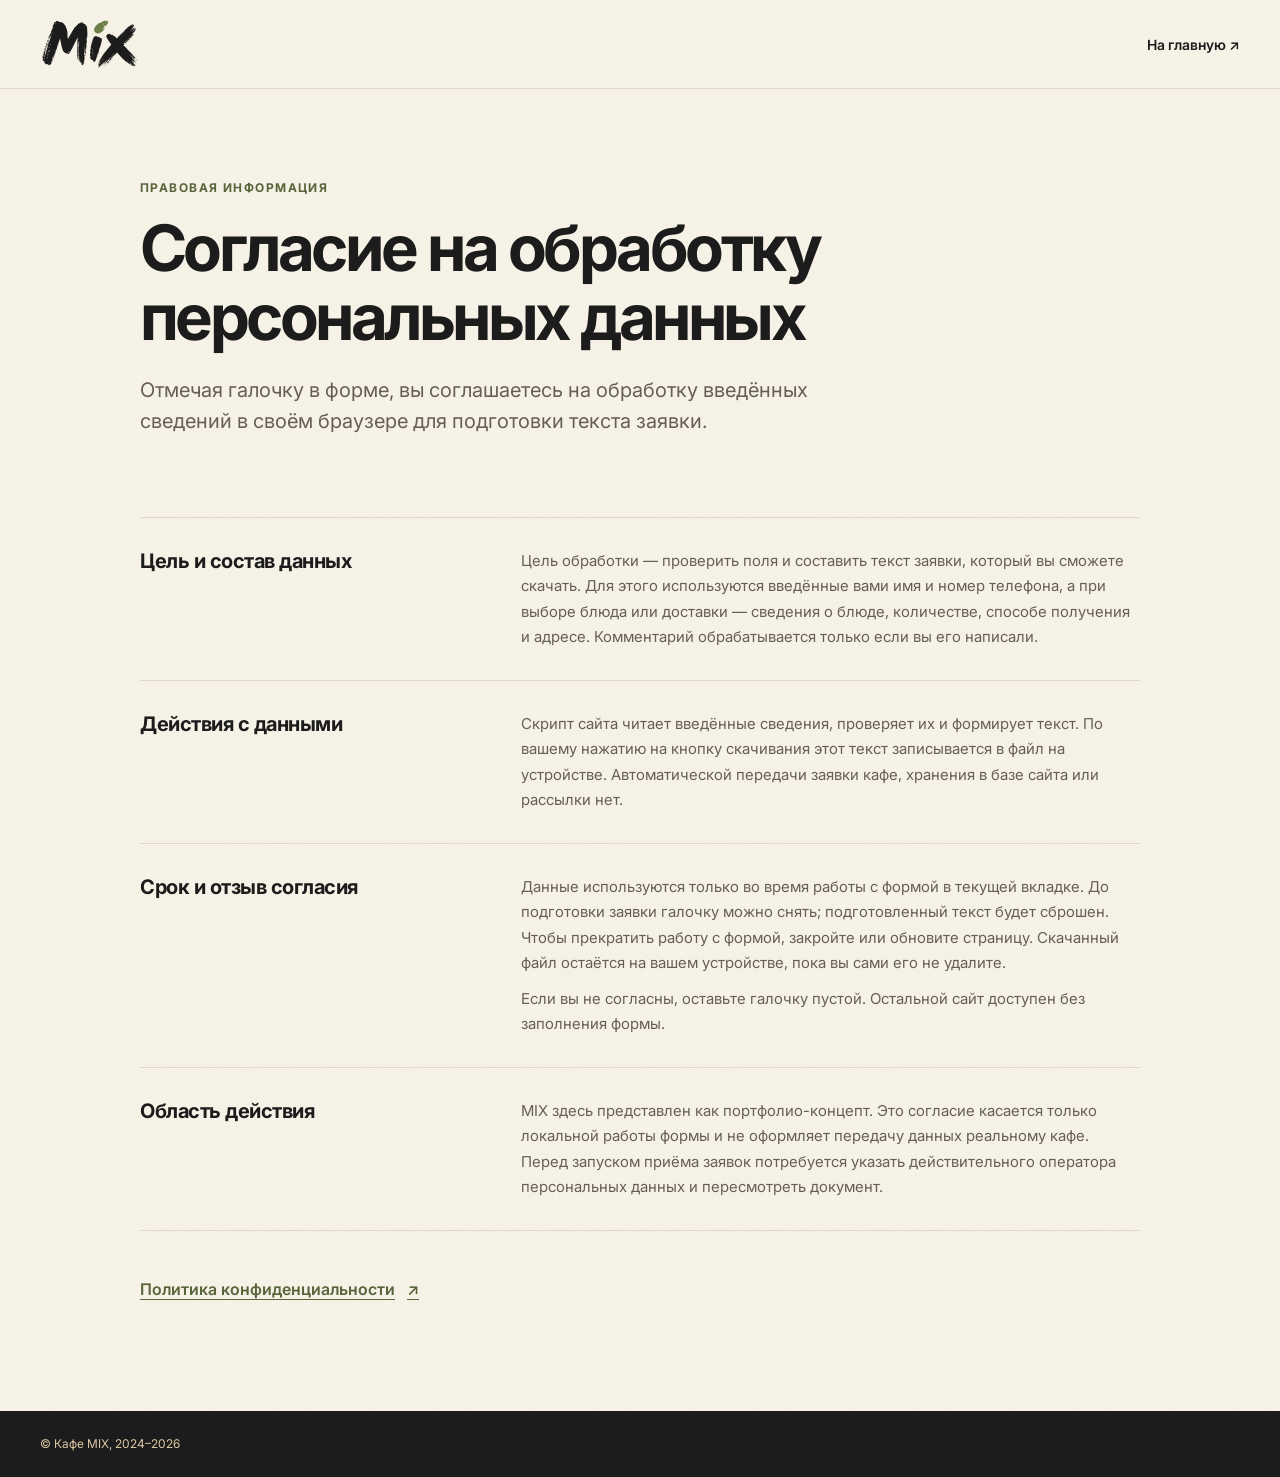
<file: consent.html>
<!DOCTYPE html>
<html lang="ru">
    <head>
        <meta charset="UTF-8">
        <meta name="viewport" content="width=device-width, initial-scale=1.0">
        <meta name="theme-color" content="#F8F3E7">
        <meta name="description" content="Условия согласия на локальную обработку данных в форме портфолио-сайта MIX.">
        <link rel="icon" href="public/assets/mix/brand/mix-brush-dark.svg" type="image/svg+xml">
        <link rel="icon" href="public/assets/mix/brand/mix-brush-light.svg" type="image/svg+xml" media="(prefers-color-scheme: dark)">
        <link rel="stylesheet" href="css/normalize.css?v=80e2e049db">
        <link rel="stylesheet" href="css/design-tokens.css?v=3b7f82ad5e">
        <link rel="stylesheet" href="css/style.css?v=38b2979710">
        <link rel="stylesheet" href="css/legal.css?v=3fc870308d">
        <title>Согласие на обработку персональных данных — MIX</title>
    </head>
    <body class="legal-page">
        <header class="legal-page__header">
            <div class="legal-page__header-inner container">
                <a class="legal-page__logo" href="index.html" aria-label="MIX — на главную"><img src="public/assets/mix/brand/mix-brush-dark.svg" alt="MIX" width="100" height="51"></a>
                <a class="legal-page__back" href="index.html">На главную <span aria-hidden="true">↗</span></a>
            </div>
        </header>
        <main class="legal-page__main container">
            <div class="legal-page__intro">
                <p class="legal-page__eyebrow">Правовая информация</p>
                <h1 class="legal-page__title">Согласие на обработку персональных данных</h1>
                <p class="legal-page__lead">Отмечая галочку в форме, вы соглашаетесь на обработку введённых сведений в своём браузере для подготовки текста заявки.</p>
            </div>
            <div class="legal-page__content">
                <section class="legal-page__section" aria-labelledby="consent-purpose">
                    <h2 class="legal-page__heading" id="consent-purpose">Цель и состав данных</h2>
                    <p>Цель обработки — проверить поля и составить текст заявки, который вы сможете скачать. Для этого используются введённые вами имя и номер телефона, а при выборе блюда или доставки — сведения о блюде, количестве, способе получения и адресе. Комментарий обрабатывается только если вы его написали.</p>
                </section>
                <section class="legal-page__section" aria-labelledby="consent-actions">
                    <h2 class="legal-page__heading" id="consent-actions">Действия с данными</h2>
                    <p>Скрипт сайта читает введённые сведения, проверяет их и формирует текст. По вашему нажатию на кнопку скачивания этот текст записывается в файл на устройстве. Автоматической передачи заявки кафе, хранения в базе сайта или рассылки нет.</p>
                </section>
                <section class="legal-page__section" aria-labelledby="consent-term">
                    <h2 class="legal-page__heading" id="consent-term">Срок и отзыв согласия</h2>
                    <p>Данные используются только во время работы с формой в текущей вкладке. До подготовки заявки галочку можно снять; подготовленный текст будет сброшен. Чтобы прекратить работу с формой, закройте или обновите страницу. Скачанный файл остаётся на вашем устройстве, пока вы сами его не удалите.</p>
                    <p>Если вы не согласны, оставьте галочку пустой. Остальной сайт доступен без заполнения формы.</p>
                </section>
                <section class="legal-page__section" aria-labelledby="consent-scope">
                    <h2 class="legal-page__heading" id="consent-scope">Область действия</h2>
                    <p>MIX здесь представлен как портфолио-концепт. Это согласие касается только локальной работы формы и не оформляет передачу данных реальному кафе. Перед запуском приёма заявок потребуется указать действительного оператора персональных данных и пересмотреть документ.</p>
                </section>
            </div>
            <nav class="legal-page__related" aria-label="Другие документы">
                <a href="privacy.html">Политика конфиденциальности <span aria-hidden="true">↗</span></a>
            </nav>
        </main>
        <footer class="legal-page__footer">
            <div class="container">© Кафе MIX, 2024–2026</div>
        </footer>
    </body>
</html>
</file>
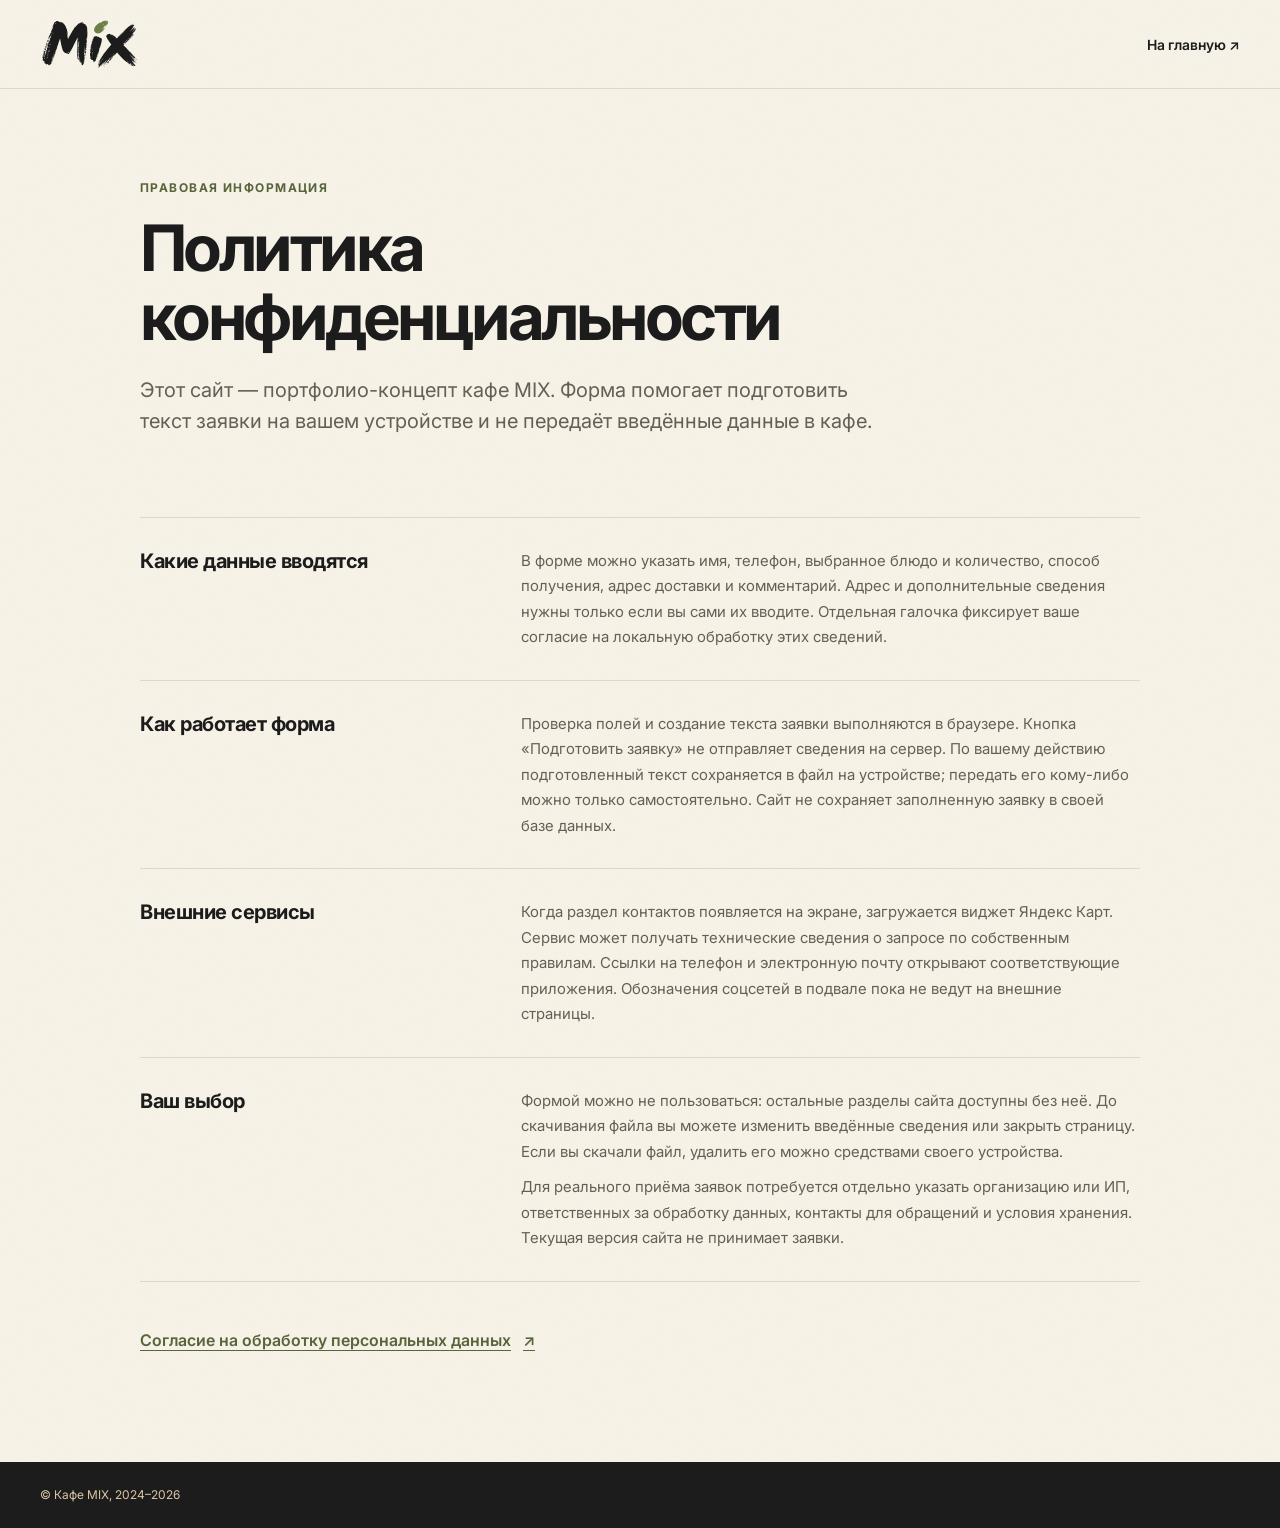
<file: privacy.html>
<!DOCTYPE html>
<html lang="ru">
    <head>
        <meta charset="UTF-8">
        <meta name="viewport" content="width=device-width, initial-scale=1.0">
        <meta name="theme-color" content="#F8F3E7">
        <meta name="description" content="Как работают форма заявки и внешние сервисы на портфолио-сайте MIX.">
        <link rel="icon" href="public/assets/mix/brand/mix-brush-dark.svg" type="image/svg+xml">
        <link rel="icon" href="public/assets/mix/brand/mix-brush-light.svg" type="image/svg+xml" media="(prefers-color-scheme: dark)">
        <link rel="stylesheet" href="css/normalize.css?v=80e2e049db">
        <link rel="stylesheet" href="css/design-tokens.css?v=3b7f82ad5e">
        <link rel="stylesheet" href="css/style.css?v=38b2979710">
        <link rel="stylesheet" href="css/legal.css?v=3fc870308d">
        <title>Политика конфиденциальности — MIX</title>
    </head>
    <body class="legal-page">
        <header class="legal-page__header">
            <div class="legal-page__header-inner container">
                <a class="legal-page__logo" href="index.html" aria-label="MIX — на главную"><img src="public/assets/mix/brand/mix-brush-dark.svg" alt="MIX" width="100" height="51"></a>
                <a class="legal-page__back" href="index.html">На главную <span aria-hidden="true">↗</span></a>
            </div>
        </header>
        <main class="legal-page__main container">
            <div class="legal-page__intro">
                <p class="legal-page__eyebrow">Правовая информация</p>
                <h1 class="legal-page__title">Политика конфиденциальности</h1>
                <p class="legal-page__lead">Этот сайт — портфолио-концепт кафе MIX. Форма помогает подготовить текст заявки на вашем устройстве и не передаёт введённые данные в кафе.</p>
            </div>
            <div class="legal-page__content">
                <section class="legal-page__section" aria-labelledby="privacy-data">
                    <h2 class="legal-page__heading" id="privacy-data">Какие данные вводятся</h2>
                    <p>В форме можно указать имя, телефон, выбранное блюдо и количество, способ получения, адрес доставки и комментарий. Адрес и дополнительные сведения нужны только если вы сами их вводите. Отдельная галочка фиксирует ваше согласие на локальную обработку этих сведений.</p>
                </section>
                <section class="legal-page__section" aria-labelledby="privacy-form">
                    <h2 class="legal-page__heading" id="privacy-form">Как работает форма</h2>
                    <p>Проверка полей и создание текста заявки выполняются в браузере. Кнопка «Подготовить заявку» не отправляет сведения на сервер. По вашему действию подготовленный текст сохраняется в файл на устройстве; передать его кому-либо можно только самостоятельно. Сайт не сохраняет заполненную заявку в своей базе данных.</p>
                </section>
                <section class="legal-page__section" aria-labelledby="privacy-services">
                    <h2 class="legal-page__heading" id="privacy-services">Внешние сервисы</h2>
                    <p>Когда раздел контактов появляется на экране, загружается виджет Яндекс Карт. Сервис может получать технические сведения о запросе по собственным правилам. Ссылки на телефон и электронную почту открывают соответствующие приложения. Обозначения соцсетей в подвале пока не ведут на внешние страницы.</p>
                </section>
                <section class="legal-page__section" aria-labelledby="privacy-choice">
                    <h2 class="legal-page__heading" id="privacy-choice">Ваш выбор</h2>
                    <p>Формой можно не пользоваться: остальные разделы сайта доступны без неё. До скачивания файла вы можете изменить введённые сведения или закрыть страницу. Если вы скачали файл, удалить его можно средствами своего устройства.</p>
                    <p>Для реального приёма заявок потребуется отдельно указать организацию или ИП, ответственных за обработку данных, контакты для обращений и условия хранения. Текущая версия сайта не принимает заявки.</p>
                </section>
            </div>
            <nav class="legal-page__related" aria-label="Другие документы">
                <a href="consent.html">Согласие на обработку персональных данных <span aria-hidden="true">↗</span></a>
            </nav>
        </main>
        <footer class="legal-page__footer">
            <div class="container">© Кафе MIX, 2024–2026</div>
        </footer>
    </body>
</html>
</file>
<file: css/design-tokens.css>
/* MIX — design tokens. Accent colors are deliberately restrained. */
:root {
  --mix-ink: #1C1C1C;
  --mix-cream: #F8F3E7;
  --mix-olive: #6B7F46;
  --mix-terracotta: #C75B43;
  --mix-sand: #DCC7A3;
  --mix-white: #FFFFFF;
  --mix-text-muted: #655F56;
  --mix-border: #DFD7CB;
  --mix-radius-sm: 8px;
  --mix-radius-md: 14px;
  --mix-radius-lg: 20px;
  --mix-max-width: 1280px;
}
</file>
<file: css/restaurant-icons.css>
/* Cropped from the original sprite; 192px assets retain sharpness up to 3x. */
.restaurant-icon { display: inline-block; flex-shrink: 0; width: 64px; height: 64px; background: center / contain no-repeat; }
.restaurant-icon--atmosphere { background-image: url(../public/assets/optimized/icon-atmosphere-77f2ded706.webp); }
.restaurant-icon--bakery { background-image: url(../public/assets/optimized/icon-bakery-dfc71a4a70.webp); }
.restaurant-icon--ingredients { background-image: url(../public/assets/optimized/icon-ingredients-a1d3b5fd60.webp); }
.restaurant-icon--coffee { background-image: url(../public/assets/optimized/icon-coffee-ad3265cc21.webp); }
.restaurant-icon--leaf { background-image: url(../public/assets/optimized/icon-leaf-91a3fe0aff.webp); }
.restaurant-icon--phone { background-image: url(../public/assets/optimized/icon-phone-a7084497b5.webp); }
.restaurant-icon--pin { background-image: url(../public/assets/optimized/icon-pin-02bb9d34e6.webp); }
.restaurant-icon--clock { background-image: url(../public/assets/optimized/icon-clock-ca4ee4df20.webp); }
.restaurant-icon--delivery { background-image: url(../public/assets/optimized/icon-delivery-ed77511c5c.webp); }
.restaurant-icon--message { background-image: url(../public/assets/optimized/icon-message-a9cbfa8280.webp); }
</file>
<file: css/style.css>
@font-face {
    font-family: 'Inter';
    src: url(../public/assets/optimized/Inter_18pt-Regular-latin-cyrillic-e8718a3eb7.woff2) format('woff2');
    font-weight: 400;
    font-style: normal;
    font-display: swap;
}

@font-face {
    font-family: 'Inter';
    src: url(../public/assets/optimized/Inter_18pt-Medium-latin-cyrillic-c15941622f.woff2) format('woff2');
    font-weight: 500;
    font-style: normal;
    font-display: swap;
}

@font-face {
    font-family: 'Inter';
    src: url(../public/assets/optimized/Inter_18pt-SemiBold-latin-cyrillic-033702706d.woff2) format('woff2');
    font-weight: 600;
    font-style: normal;
    font-display: swap;
}

@font-face {
    font-family: 'Inter';
    src: url(../public/assets/optimized/Inter_18pt-Bold-latin-cyrillic-9454da995e.woff2) format('woff2');
    font-weight: 700;
    font-style: normal;
    font-display: swap;
}

:root {
    --font-family-base: 'Inter', sans-serif;
    --mix-max-width: 1480px;
    --color-olive-dark: #58653B;
    --color-terracotta-dark: #B84C35;
    --color-button: #BB5039;
    --color-surface: #F1E5CF;
    --color-card: #FFFCF5;
    --color-hero-panel: #EDE0C8;
    --header-height: 88px;
    --header-content-width: 1120px;
    --header-control-height: 48px;
    --header-control-radius: 12px;
    --header-link-radius: 8px;
    --header-gap: 32px;
    --header-link-inset: 16px;
    --header-action-inset: 24px;
    --header-action-gap: 16px;
    --header-item-gap: 4px;
    --header-panel-inset: 8px;
    --header-panel-radius: 16px;
    --header-text-size: 15px;
    --color-header-hover: color-mix(in srgb, var(--mix-olive) 10%, var(--mix-cream));
    --page-gutter: 40px;
    --section-space: 44px;
    --transition-duration: 0.28s;
    --motion-ease: cubic-bezier(0.22, 1, 0.36, 1);
}

html {
    scroll-behavior: auto;
    scroll-padding-top: calc(var(--header-height) + 16px);
}

html.page-ready {
    scroll-behavior: smooth;
}

body {
    min-width: 0;
    color: var(--mix-ink);
    background: var(--mix-cream) url(../public/assets/mix/decor/paper-grain.svg);
    font-family: var(--font-family-base);
    font-size: 16px;
    line-height: 1.5;
    -webkit-font-smoothing: antialiased;
}

a {
    color: inherit;
    text-decoration: none;
}

button,
input,
textarea,
select {
    color: inherit;
}

button,
a,
input,
textarea,
select {
    touch-action: manipulation;
}

button,
a {
    transition: background-color var(--transition-duration) var(--motion-ease), color var(--transition-duration), border-color var(--transition-duration), transform var(--transition-duration) var(--motion-ease), scale 0.24s var(--motion-ease);
}

:focus-visible {
    outline: 3px solid var(--color-olive-dark);
    outline-offset: 4px;
}

::selection {
    color: var(--mix-white);
    background: var(--color-olive-dark);
}

.container {
    width: min(calc(100% - var(--page-gutter) * 2), var(--mix-max-width));
    margin-inline: auto;
}

.section {
    padding-block: var(--section-space);
}

.visually-hidden {
    position: absolute;
    width: 1px;
    height: 1px;
    padding: 0;
    overflow: hidden;
    clip-path: inset(50%);
    white-space: nowrap;
    border: 0;
}

.skip-link {
    position: fixed;
    z-index: 100;
    top: 10px;
    left: 16px;
    padding: 12px 18px;
    color: var(--mix-white);
    background: var(--mix-ink);
    transform: translateY(-180%);
}

.skip-link:focus {
    transform: translateY(0);
}

.eyebrow {
    font-size: 12px;
    font-weight: 600;
    line-height: 1.4;
}

.section-heading {
    font-size: clamp(28px, 3vw, 42px);
    font-weight: 700;
    letter-spacing: -0.045em;
    line-height: 1.12;
    text-wrap: balance;
}

.section-header {
    display: flex;
    justify-content: space-between;
    align-items: baseline;
    gap: 20px;
    margin-bottom: 20px;
}

.button {
    display: inline-flex;
    align-items: center;
    justify-content: center;
    gap: 18px;
    min-height: 52px;
    padding: 13px 28px;
    border: 1px solid var(--color-button);
    border-radius: 28px;
    box-shadow: inset 0 0 0 2px rgb(255 255 255 / 24%);
    color: var(--mix-white);
    background: var(--color-button);
    font-size: 16px;
    font-weight: 500;
    line-height: 1.5;
    text-align: center;
}

.button:hover {
    border-color: var(--color-terracotta-dark);
    background: var(--color-terracotta-dark);
}

.button:disabled {
    opacity: 0.5;
    cursor: not-allowed;
}

.button--small {
    min-height: 48px;
    padding: 11px 26px;
    font-size: 15px;
}

.button--outline {
    box-shadow: none;
    color: var(--color-terracotta-dark);
    background: transparent;
}

.button--outline:hover {
    color: var(--mix-white);
}

.icon-button {
    display: inline-flex;
    flex-shrink: 0;
    align-items: center;
    justify-content: center;
    width: 44px;
    height: 44px;
    padding: 11px;
    border: 0;
    border-radius: 50%;
    background: transparent;
}

.icon-button svg {
    width: 22px;
    height: 22px;
    fill: none;
    stroke: currentColor;
    stroke-width: 1.6;
    stroke-linecap: round;
    stroke-linejoin: round;
}

.icon-button:hover {
    color: var(--color-terracotta-dark);
    background: rgb(199 91 67 / 8%);
}

.text-link {
    display: inline-flex;
    align-items: center;
    gap: 14px;
    min-height: 44px;
    padding: 6px 0;
    border: 0;
    color: var(--color-terracotta-dark);
    background: transparent;
    font-size: 13px;
    text-decoration: underline;
    text-underline-offset: 4px;
}

/* Три региона: бренд, единое меню, действие. На <=800px — панель с изогнутым краем. */
.header {
    position: sticky;
    z-index: 20;
    top: 0;
    background: var(--mix-cream) url(../public/assets/mix/decor/paper-grain.svg);
}

.header__inner {
    display: grid;
    grid-template-columns: auto minmax(0, 1fr) auto;
    align-items: center;
    width: min(calc(100% - var(--page-gutter) * 2), var(--header-content-width));
    min-height: var(--header-height);
    gap: var(--header-gap);
    border-bottom: 1px solid var(--mix-border);
}

.header__logo-link {
    grid-column: 1;
    grid-row: 1;
    display: inline-flex;
    align-items: center;
    min-height: var(--header-control-height);
}

.header__logo {
    width: 96px;
    height: auto;
}

.header__nav {
    grid-column: 2;
    grid-row: 1;
    justify-self: center;
}

.header__menu-shell,
.header__nav-content {
    display: contents;
}

.header__backdrop,
.header__menu-accent,
.header__nav-brand,
.header__nav-caption,
.header__nav-footer,
.header__curve {
    display: none;
}

.header__toggle .header__toggle-icon {
    width: 28px;
    height: 28px;
    stroke-width: 2.5;
    transition: transform 0.5s ease-in-out;
}

.header__toggle-trace {
    stroke-dasharray: 12 63;
    stroke-dashoffset: 0;
    transition: stroke-dasharray 0.5s ease-in-out, stroke-dashoffset 0.5s ease-in-out;
}

.header__toggle[aria-expanded="true"] .header__toggle-icon { transform: rotate(-45deg); }
.header__toggle[aria-expanded="true"] .header__toggle-trace {
    stroke-dasharray: 20 300;
    stroke-dashoffset: -32.42px;
}

.header__nav-list {
    display: flex;
    align-items: center;
    gap: var(--header-item-gap);
}

.header__nav-link {
    display: inline-flex;
    align-items: center;
    justify-content: center;
    min-height: var(--header-control-height);
    padding-inline: var(--header-link-inset);
    border-radius: var(--header-link-radius);
    font-size: var(--header-text-size);
    font-weight: 500;
}

.header__nav-link:hover {
    color: var(--color-olive-dark);
    background: var(--color-header-hover);
}

.header__nav-link[aria-current="location"] {
    color: var(--color-olive-dark);
    background: var(--color-header-hover);
}

.header__actions {
    grid-column: 3;
    grid-row: 1;
    display: flex;
    align-items: center;
    justify-content: flex-end;
    gap: var(--header-panel-inset);
}

.header__button {
    min-height: var(--header-control-height);
    height: var(--header-control-height);
    gap: var(--header-action-gap);
    padding: 0 var(--header-action-inset);
    border-color: var(--color-button);
    border-radius: var(--header-control-radius);
    box-shadow: none;
    background: var(--color-button);
    font-size: var(--header-text-size);
}

.header__button:hover {
    border-color: var(--color-terracotta-dark);
    background: var(--color-terracotta-dark);
    transform: none;
}

.header__button-icon {
    font-size: 18px;
    line-height: 1;
}

.header__toggle {
    display: none;
}

/* На широком экране текстовая панель отделена от фото треугольным стыком. */
.hero {
    position: relative;
    isolation: isolate;
    width: min(calc(100% - var(--page-gutter) * 2), var(--mix-max-width));
    min-height: 560px;
    margin-inline: auto;
    overflow: clip;
    border-radius: 20px;
    background: var(--mix-sand);
}

.hero__media {
    position: absolute;
    inset: 0 0 0 40%;
    touch-action: pan-y;
}

.hero__media::after {
    position: absolute;
    z-index: 1;
    top: -30px;
    left: -40px;
    width: 330px;
    height: 100px;
    background: url(../public/assets/mix/decor/brush-olive.svg) center / contain no-repeat;
    transform: rotate(-6deg);
    pointer-events: none;
    content: '';
}

.hero__slide,
.hero__picture,
.hero__image {
    width: 100%;
    height: 100%;
}

.hero__slide {
    position: absolute;
    inset: 0;
}

.hero__image {
    object-fit: cover;
    object-position: 62% center;
}

.hero__panel {
    position: relative;
    z-index: 2;
    display: flex;
    align-items: center;
    width: 45%;
    min-height: inherit;
    background: var(--color-hero-panel) url(../public/assets/mix/decor/paper-grain.svg);
}

.hero__panel::after {
    position: absolute;
    top: 0;
    left: calc(100% - 1px);
    width: 85px;
    height: 100%;
    background: var(--color-hero-panel) url(../public/assets/mix/decor/paper-grain.svg);
    clip-path: polygon(0 0, 100% 46%, 0 100%);
    content: '';
}

.hero__branch {
    position: absolute;
    bottom: -20px;
    left: -28px;
    width: 110px;
    height: 180px;
    pointer-events: none;
}

.hero__content {
    position: relative;
    z-index: 1;
    width: 100%;
    padding: 44px 16px 44px 64px;
}

.hero__heading {
    font-size: clamp(48px, 5vw, 74px);
    font-weight: 700;
    letter-spacing: -0.05em;
    line-height: 1.03;
}

.hero__description {
    max-width: 35ch;
    margin-top: 18px;
    font-size: 18px;
    line-height: 1.5;
}

.hero__button {
    margin-top: 22px;
}

.hero__hours {
    margin-top: 18px;
    color: var(--mix-text-muted);
    font-size: 13px;
}

.hero__clip {
    position: absolute;
    width: 0;
    height: 0;
}

/* Клавиатурная пауза появляется только при фокусе, фото остаётся чистым. */
.hero__pause {
    position: absolute;
    z-index: 4;
    bottom: 16px;
    left: 24px;
    width: 1px;
    height: 1px;
    padding: 0;
    overflow: hidden;
    clip-path: inset(50%);
    border: 0;
    color: var(--mix-white);
    background: var(--mix-ink);
}

.hero__pause:focus-visible {
    width: auto;
    height: auto;
    min-height: 44px;
    padding: 10px 16px;
    clip-path: none;
}

/* Четыре фотокарточки с мягким матовым стеклом и исходными иконками. */
.advantages {
    padding-block: 54px 48px;
}

.advantages__heading {
    margin-bottom: 30px;
    font-size: clamp(26px, 2.6vw, 38px);
    font-weight: 700;
    letter-spacing: -0.045em;
    line-height: 1.2;
}

.advantages__heading span {
    color: var(--mix-text-muted);
}

.advantages__list {
    display: grid;
    grid-template-columns: repeat(4, minmax(0, 1fr));
    gap: 20px;
}

.advantages__item {
    position: relative;
    display: flex;
    min-width: 0;
    min-height: 188px;
    padding: 12px;
    overflow: hidden;
    border-radius: 18px;
    background: var(--color-surface);
    text-align: center;
}

.advantages__photo {
    position: absolute;
    inset: 0;
    width: 100%;
    height: 100%;
    object-fit: cover;
    transition: transform 0.8s var(--motion-ease);
}

.advantages__item:last-child .advantages__photo {
    object-position: 74% 24%;
}

.advantages__glass {
    position: relative;
    z-index: 1;
    display: flex;
    flex: 1;
    align-items: center;
    justify-content: center;
    flex-direction: column;
    gap: 8px;
    min-width: 0;
    padding: 15px 10px;
    border: 1px solid rgb(255 255 255 / 74%);
    border-radius: 13px;
    box-shadow: inset 0 1px 0 rgb(255 255 255 / 85%), 0 10px 28px rgb(28 28 28 / 11%);
    background: linear-gradient(145deg, rgb(255 255 255 / 34%), rgb(248 243 231 / 27%));
    -webkit-backdrop-filter: blur(12px) saturate(1.15);
    backdrop-filter: blur(12px) saturate(1.15);
}

.advantages__icon {
    width: 54px;
    height: 54px;
}

.advantages__title {
    font-size: 17px;
    font-weight: 700;
    letter-spacing: -0.025em;
    line-height: 1.2;
}

/* Блок о кафе с диагональной границей фотографии. */
.about {
    display: grid;
    grid-template-columns: 1fr 1fr;
    min-height: 400px;
    padding-block: 0;
    overflow: hidden;
    border-radius: 6px;
    background: var(--color-surface) url(../public/assets/mix/decor/paper-grain.svg);
}

.about__content {
    padding: 42px 48px;
}

.about__heading {
    max-width: 17ch;
    font-size: clamp(30px, 3.3vw, 46px);
}

.about__text {
    max-width: 48ch;
    margin-top: 16px;
    font-size: 17px;
    line-height: 1.55;
}

.about__link {
    margin-top: 20px;
}

.about__figure {
    position: relative;
    min-height: 400px;
    background: var(--mix-olive);
    clip-path: polygon(8% 0, 100% 0, 100% 100%, 0 100%);
}

.about__image {
    width: 100%;
    height: 100%;
    object-fit: cover;
    clip-path: polygon(12% 0, 100% 0, 100% 100%, 5% 100%);
}

/* Два мягких изгиба обрамляют фотографию между светлыми секциями. */
.photo-window {
    --photo-window-image: none;
    position: relative;
    min-height: clamp(440px, 52vw, 640px);
    margin-block: 36px 16px;
    background: var(--photo-window-image) center 48% / cover fixed;
}

.photo-window--loaded,
html:not(.js) .photo-window {
    --photo-window-image: url(../public/assets/optimized/bar-detail-1200-74e821bea9.webp);
}

.photo-window__image {
    display: none;
}

.photo-window::before,
.photo-window::after {
    position: absolute;
    z-index: 1;
    width: 40%;
    height: 12%;
    background: var(--mix-cream) url(../public/assets/mix/decor/paper-grain.svg);
    pointer-events: none;
    content: '';
}

.photo-window::before {
    top: 0;
    left: 0;
    border-bottom-right-radius: 100% 100%;
}

.photo-window::after {
    right: 0;
    bottom: 0;
    border-top-left-radius: 100% 100%;
}

.favorite__intro,
.atmosphere__intro {
    color: var(--mix-text-muted);
    font-size: 13px;
}

.favorite {
    --favorite-inset: max(var(--page-gutter), calc((100vw - var(--mix-max-width)) / 2));
    --favorite-gap: 20px;
    --favorite-card-width: calc((100vw - var(--favorite-inset) - 3 * var(--favorite-gap)) / 3.5);
}

.favorite .favorite__header {
    align-items: flex-end;
    flex-direction: row;
    gap: 24px;
    margin-bottom: 28px;
}

.favorite__heading-group {
    display: flex;
    flex-direction: column;
    gap: 8px;
}

.favorite__controls,
.advantages__controls {
    display: flex;
    flex-shrink: 0;
    gap: 8px;
}

.favorite__arrow,
.advantages__arrow {
    display: grid;
    place-items: center;
    width: 48px;
    height: 48px;
    padding: 0;
    border: 1px solid var(--mix-border);
    border-radius: 50%;
    color: var(--color-terracotta-dark);
    background: transparent;
    cursor: pointer;
}

.favorite__arrow:disabled,
.advantages__arrow:disabled {
    color: var(--mix-text-muted);
    opacity: 0.35;
    cursor: default;
}

.favorite__cards {
    position: relative;
    display: flex;
    align-items: stretch;
    width: 100%;
    gap: var(--favorite-gap);
    padding: 4px var(--favorite-inset) 16px;
    overflow-x: auto;
    overscroll-behavior-x: contain;
    scroll-snap-type: x mandatory;
    scroll-padding-inline: var(--favorite-inset);
    scrollbar-width: none;
    -webkit-overflow-scrolling: touch;
}

.favorite__cards::-webkit-scrollbar {
    display: none;
}

.favorite__cards:focus-visible {
    outline-offset: -4px;
}

.favorite__cards--dragging {
    scroll-snap-type: none;
    cursor: grabbing;
    user-select: none;
}

.favorite__cards > .dish {
    flex: 0 0 var(--favorite-card-width);
    scroll-snap-align: start;
    scroll-snap-stop: always;
}

.favorite .dish__media {
    aspect-ratio: 4 / 3;
}

.favorite .dish__heading {
    font-size: clamp(20px, 1.6vw, 24px);
}

.favorite .dish__description {
    font-size: 15px;
}

.favorite .dish__content {
    padding: 22px 24px;
}

@media (hover: hover) and (pointer: fine) {
    .favorite__cards {
        cursor: grab;
    }

    .favorite__arrow:hover:not(:disabled),
    .advantages__arrow:hover:not(:disabled) {
        background: var(--color-card);
        border-color: var(--color-terracotta-dark);
    }
}

@media (max-width: 1100px) {
    .favorite {
        --favorite-card-width: calc((100vw - var(--favorite-inset) - 2 * var(--favorite-gap)) / 2.5);
    }
}

@media (max-width: 699px) {
    .favorite {
        --favorite-gap: 16px;
        --favorite-card-width: calc((100vw - var(--favorite-inset) - var(--favorite-gap)) / 1.15);
    }

    .favorite .favorite__header {
        gap: 12px;
        margin-bottom: 20px;
    }

    .favorite__arrow,
    .advantages__arrow {
        width: 44px;
        height: 44px;
    }

    .favorite .section-heading {
        font-size: 28px;
    }

    .favorite__intro {
        font-size: 16px;
        line-height: 1.5;
    }

    .favorite .dish__content {
        padding: 18px;
    }
}

.dish {
    display: flex;
    flex-direction: column;
    min-width: 0;
    overflow: hidden;
    border: 1px solid #E9DFCC;
    border-radius: 8px;
    background: var(--color-card);
}

.dish__media {
    position: relative;
    overflow: hidden;
    background: #EBE3D1;
    aspect-ratio: 1.65;
}

.dish__image {
    width: 100%;
    height: 100%;
    object-fit: cover;
}

.dish__image--contain {
    padding: 8px;
    object-fit: contain;
}

.dish__content {
    display: flex;
    flex: 1;
    flex-direction: column;
    padding: 22px 24px;
}

.dish__heading-row {
    display: flex;
    flex-direction: column;
    gap: 4px;
}

.dish__heading {
    font-size: 23px;
    font-weight: 700;
    letter-spacing: -0.035em;
    line-height: 1.25;
}

.dish__mass {
    color: var(--mix-text-muted);
    font-size: 11px;
}

.dish__description {
    margin-top: 10px;
    margin-bottom: 14px;
    font-size: 15px;
    line-height: 1.5;
}

.dish__bottom {
    display: flex;
    align-items: center;
    justify-content: space-between;
    gap: 12px;
    margin-top: auto;
}

.dish__price {
    font-size: 29px;
    font-weight: 700;
    letter-spacing: -0.045em;
}

.dish__price span {
    font-size: 18px;
}

.dish__button {
    display: grid;
    flex-shrink: 0;
    place-items: center;
    width: 44px;
    height: 44px;
    padding: 0 0 3px;
    border: 1px solid var(--color-button);
    border-radius: 50%;
    box-shadow: inset 0 0 0 2px rgb(255 255 255 / 34%);
    color: var(--mix-white);
    background: var(--color-button);
    font-size: 29px;
    font-weight: 400;
    line-height: 1;
}

.dish__button:hover {
    background: var(--color-terracotta-dark);
}


.about-extras {
    margin-top: 10px;
}

.specials,
.atmosphere {
    border-bottom: 1px solid var(--mix-border);
}

.specials__summary,
.atmosphere__summary {
    display: flex;
    align-items: center;
    gap: 16px;
    min-height: 44px;
    padding-block: 10px;
    font-size: 13px;
    font-weight: 500;
    list-style: none;
    cursor: pointer;
}

.specials__summary::-webkit-details-marker,
.atmosphere__summary::-webkit-details-marker {
    display: none;
}

.specials__toggle,
.atmosphere__toggle {
    margin-left: auto;
    color: var(--color-olive-dark);
    font-size: 22px;
    font-weight: 400;
    line-height: 1;
}

.specials[open] .specials__toggle,
.atmosphere[open] .atmosphere__toggle {
    transform: rotate(45deg);
}

.specials__description {
    margin-bottom: 14px;
    color: var(--mix-text-muted);
    font-size: 11px;
}

.specials__time {
    display: flex;
    align-items: center;
    gap: 12px;
    margin-left: 5px;
    color: var(--mix-text-muted);
    font-size: 12px;
    font-weight: 400;
    letter-spacing: -0.04em;
    white-space: nowrap;
}

.specials__time span {
    color: var(--mix-text-muted);
    font-size: 12px;
    font-weight: 400;
}

.atmosphere__gallery {
    display: grid;
    grid-template-columns: 1.4fr 1fr 1fr;
    gap: 14px;
    height: 200px;
}

.atmosphere__note {
    margin-bottom: 14px;
}

.atmosphere__figure {
    position: relative;
    min-width: 0;
    overflow: hidden;
    border-radius: 5px;
}

.atmosphere__image {
    width: 100%;
    height: 100%;
    object-fit: cover;
}

.atmosphere__caption {
    position: absolute;
    bottom: 9px;
    left: 9px;
    padding: 4px 8px;
    border-radius: 3px;
    background: var(--mix-cream);
    font-size: 10px;
}

/* Заявка: компактная начальная форма, расширение только при выборе блюда. */
.order {
    position: relative;
    width: min(calc(100% - var(--page-gutter) * 2), var(--mix-max-width));
    margin: 0 auto 26px;
    padding-block: 0;
    overflow: clip;
    border-radius: 6px;
    background: var(--color-surface) url(../public/assets/mix/decor/paper-grain.svg);
}

.order::before {
    position: absolute;
    bottom: -28px;
    left: -15px;
    width: 130px;
    height: 220px;
    background: url(../public/assets/mix/decor/olive-branch.svg) center / contain no-repeat;
    transform: rotate(-5deg);
    pointer-events: none;
    content: '';
}

.order::after {
    position: absolute;
    right: -100px;
    bottom: -20px;
    width: 310px;
    height: 110px;
    background: url(../public/assets/mix/decor/brush-olive.svg) center / contain no-repeat;
    opacity: 0.18;
    transform: rotate(-24deg);
    pointer-events: none;
    content: '';
}

.order__inner {
    position: relative;
    z-index: 1;
    display: grid;
    grid-template-columns: 0.9fr 1.1fr;
    align-items: center;
    gap: 44px;
    width: 100%;
    padding: 40px 48px 40px 110px;
}

.order__heading {
    font-size: clamp(28px, 3vw, 42px);
}

.order__description {
    max-width: 31ch;
    margin-top: 14px;
    font-size: 17px;
}


.order-form {
    display: flex;
    min-width: 0;
    flex-direction: column;
    gap: 12px;
}

.order-form__row {
    display: grid;
    grid-template-columns: repeat(2, minmax(0, 1fr));
    gap: 14px;
}

.order-form__row--choice {
    grid-template-columns: minmax(0, 1fr) 90px;
}

.order-form__row--single .order-form__field:first-child {
    grid-column: 1 / -1;
}

.order-form__row--three {
    grid-template-columns: repeat(3, minmax(0, 1fr));
}

.order-form__field {
    display: flex;
    min-width: 0;
    flex-direction: column;
}

.order-form__label {
    display: block;
    margin-bottom: 5px;
    font-size: 14px;
    font-weight: 500;
}

.order-form__optional {
    margin-left: 8px;
    color: var(--mix-text-muted);
    font-size: 11px;
    font-weight: 400;
}

.order-form__input {
    width: 100%;
    min-width: 0;
    min-height: 50px;
    padding: 10px 16px;
    border: 1px solid #DDCDB2;
    border-radius: 24px;
    background: var(--color-card);
    font-size: 16px;
    line-height: 1.5;
}

.order-form__input::placeholder {
    color: var(--mix-text-muted);
    opacity: 1;
}

.order-form__input:focus-visible {
    outline: 2px solid var(--color-olive-dark);
    outline-offset: 2px;
}

.order-form__input--invalid {
    border-color: var(--color-terracotta-dark);
}

.order-form__error {
    margin-top: 5px;
    color: var(--color-terracotta-dark);
    font-size: 11px;
}

.order-form__error:empty {
    display: none;
}

.order-form__details-title {
    width: fit-content;
    padding-block: 5px;
    color: var(--mix-text-muted);
    font-size: 12px;
    cursor: pointer;
}

.order-form__details[open] .order-form__field {
    margin-top: 8px;
}

.order-form__textarea {
    min-height: 80px;
    border-radius: 12px;
    resize: vertical;
}

.order-form__fulfillment {
    display: flex;
    flex-wrap: wrap;
    gap: 10px 24px;
}

.order-form__radio-label {
    display: inline-flex;
    align-items: center;
    gap: 8px;
    min-height: 44px;
    font-size: 13px;
    cursor: pointer;
}

.order-form__radio {
    width: 17px;
    height: 17px;
    margin: 0;
    accent-color: var(--mix-olive);
}

.order-form__address {
    display: flex;
    flex-direction: column;
    gap: 12px;
}

.order-form__summary {
    padding: 8px 0;
    border-top: 1px solid var(--mix-border);
    border-bottom: 1px solid var(--mix-border);
    font-size: 13px;
    font-weight: 500;
}

.order-form__consent {
    display: flex;
    align-items: flex-start;
    gap: 12px;
    padding: 15px 0 8px;
    border-top: 1px solid var(--mix-border);
}

.order-form__consent-input {
    flex: 0 0 20px;
    width: 20px;
    height: 20px;
    margin: 1px 0 0;
    accent-color: var(--mix-olive);
    cursor: pointer;
}

.order-form__consent-input:focus-visible {
    outline: 2px solid var(--color-olive-dark);
    outline-offset: 3px;
}

.order-form__consent-input.order-form__input--invalid {
    outline: 2px solid var(--color-terracotta-dark);
    outline-offset: 3px;
}

.order-form__consent-label {
    display: block;
    font-size: 13px;
    line-height: 1.5;
    cursor: pointer;
}

.order-form__consent-links {
    margin-top: 4px;
    color: var(--mix-text-muted);
    font-size: 12px;
    line-height: 1.5;
}

.order-form__consent-links a {
    text-decoration: underline;
    text-underline-offset: 3px;
}

.order-form__consent-links a:hover {
    color: var(--color-terracotta-dark);
}

.order-form__bottom {
    display: flex;
    flex-direction: column;
    align-items: stretch;
    gap: 7px;
}

.order-form__submit {
    width: 100%;
}

.order-form__hint {
    color: var(--mix-text-muted);
    font-size: 10px;
    text-align: center;
}

.order-form__hint br {
    display: none;
}

.order-form__feedback {
    padding: 12px;
    border: 1px solid var(--mix-olive);
    border-radius: 5px;
    color: var(--color-olive-dark);
    background: var(--mix-cream);
    font-size: 13px;
}

.order-form__feedback--error {
    border-color: var(--color-terracotta-dark);
    color: var(--color-terracotta-dark);
}

.order-form__download {
    align-self: flex-start;
}

.order-form__noscript {
    font-size: 13px;
}

/* Coverflow: типографические карточки в палитре MIX. Без JS — обычный список. */
.reviews {
    --review-card-width: min(480px, calc(100% - 48px));
    --review-card-inset: 36px;
    --review-gap: 28px;
    --review-control-size: 48px;
    margin-top: 44px;
    padding-block: 52px 28px;
    border-top: 1px solid var(--mix-border);
}

.reviews__header {
    display: flex;
    flex-direction: column;
    align-items: center;
    gap: 12px;
    text-align: center;
}

.reviews__eyebrow {
    color: var(--color-olive-dark);
    font-size: 12px;
    font-weight: 500;
    letter-spacing: 0.1em;
    text-transform: uppercase;
}

.reviews__heading {
    font-size: clamp(32px, 3vw, 44px);
    font-weight: 600;
    letter-spacing: -0.04em;
    line-height: 1.15;
}

.reviews__viewport {
    padding-block: 40px;
    border-radius: var(--mix-radius-lg);
}

.reviews__list {
    display: grid;
    gap: var(--review-gap);
}

.review {
    display: grid;
    grid-template-rows: auto 1fr auto;
    min-width: 0;
    gap: var(--review-gap);
    padding: var(--review-card-inset);
    border: 1px solid var(--mix-border);
    border-radius: var(--mix-radius-lg);
    background: var(--color-card);
    box-shadow: 0 12px 28px -20px color-mix(in srgb, var(--mix-ink) 25%, transparent);
}

.review__top {
    display: flex;
    align-items: center;
    justify-content: space-between;
    height: 32px;
    color: var(--color-terracotta-dark);
}

.review__quote {
    font-family: Georgia, serif;
    font-size: 76px;
    line-height: 1;
    transform: translateY(16px);
}

.review__rating {
    display: flex;
    align-items: center;
    gap: 4px;
    color: var(--color-terracotta-dark);
}

.review__rating svg {
    display: block;
    flex-shrink: 0;
}

.review__text {
    margin: 0;
    font-size: clamp(19px, 1.65vw, 23px);
    font-weight: 400;
    letter-spacing: -0.035em;
    line-height: 1.5;
}

.review__author {
    display: flex;
    align-items: center;
    gap: 14px;
    padding-top: 22px;
    border-top: 1px solid var(--mix-border);
}

.review__avatar {
    display: grid;
    flex: 0 0 44px;
    place-items: center;
    width: 44px;
    height: 44px;
    border-radius: 50%;
    color: var(--color-olive-dark);
    background: color-mix(in srgb, var(--mix-olive) 12%, var(--color-card));
    font-size: 13px;
    font-weight: 500;
}

.review__name {
    font-size: 14px;
    font-weight: 600;
    line-height: 1.4;
}

.review__date {
    display: block;
    margin-top: 4px;
    color: var(--mix-text-muted);
    font-size: 12px;
}

/* Ширина карточки задаёт шаг, перспективу и глубину, как в исходном компоненте. */
.reviews--enhanced .reviews__viewport {
    overflow: hidden;
    cursor: grab;
    touch-action: pan-y pinch-zoom;
}

.reviews--enhanced .reviews__viewport:active {
    cursor: grabbing;
}

.reviews--enhanced .reviews__list {
    position: relative;
    display: block;
    height: var(--review-height, 460px);
    transform-style: preserve-3d;
}

.reviews--enhanced .review {
    position: absolute;
    top: 0;
    left: 50%;
    width: var(--review-card-width);
    height: 100%;
    min-height: 440px;
    backface-visibility: hidden;
    user-select: none;
    will-change: transform;
}

.reviews__controls {
    display: flex;
    align-items: center;
    justify-content: center;
    gap: 24px;
}

.reviews__arrow {
    display: grid;
    place-items: center;
    width: var(--review-control-size);
    height: var(--review-control-size);
    padding: 0;
    border: 1px solid var(--mix-border);
    border-radius: 50%;
    background: transparent;
    cursor: pointer;
}

.reviews__arrow svg {
    pointer-events: none;
}

.reviews__pagination {
    display: flex;
    align-items: center;
    gap: 2px;
}

.reviews__dot {
    display: grid;
    place-items: center;
    width: 44px;
    height: var(--review-control-size);
    padding: 0;
    border: 0;
    background: transparent;
    cursor: pointer;
}

.reviews__dot::after {
    content: '';
    width: 6px;
    height: 6px;
    border-radius: 50%;
    background: var(--mix-border);
    transition: background-color 0.2s, transform 0.2s;
}

.reviews__dot[aria-current='true']::after {
    background: var(--color-terracotta-dark);
    transform: scale(1.4);
}

@media (hover: hover) {
    .reviews__arrow:hover {
        border-color: var(--mix-ink);
        background: var(--color-card);
    }

    .reviews__dot:hover::after {
        background: var(--mix-text-muted);
    }
}

/* Карта и контакты в общей сетке. */
.contact {
    display: grid;
    grid-template-columns: 1.15fr 0.85fr;
    align-items: center;
    gap: 32px;
    padding-block: 28px;
}

.contact__info {
    grid-column: 2;
    grid-row: 1;
}

.contact__list {
    display: grid;
    grid-template-columns: minmax(0, 1fr);
    gap: 20px;
    margin-top: 24px;
}

.contact__item {
    display: grid;
    grid-template-columns: minmax(0, 1fr);
    gap: 4px;
}

.contact__label {
    display: flex;
    align-items: center;
    gap: 8px;
    color: var(--mix-text-muted);
    font-size: 14px;
    line-height: 1.5;
}

.contact__icon {
    flex-shrink: 0;
    width: 24px;
    height: 24px;
}

.contact__value {
    margin-left: 32px;
    font-size: 18px;
    font-weight: 500;
    line-height: 1.5;
    overflow-wrap: anywhere;
}

.contact__link {
    display: inline-flex;
    align-items: center;
    gap: 7px;
    min-height: 44px;
}

.contact__link:hover {
    color: var(--color-terracotta-dark);
}


.contact__map {
    position: relative;
    grid-column: 1;
    grid-row: 1;
    min-height: 340px;
    overflow: hidden;
    border-radius: var(--mix-radius-lg);
    background: var(--color-surface);
}

.contact__map-placeholder {
    display: flex;
    align-items: center;
    justify-content: center;
    flex-direction: column;
    min-height: inherit;
    padding: 20px;
    text-align: center;
}

.contact__map-icon {
    width: 32px;
    height: 32px;
    margin-bottom: 10px;
}

.contact__map-heading {
    font-size: 24px;
    font-weight: 700;
    letter-spacing: -0.03em;
}

.contact__map-description {
    max-width: 28ch;
    margin-top: 8px;
    font-size: 14px;
    line-height: 1.5;
}

.contact__map-button {
    margin-top: 15px;
}

.contact__map-link {
    min-height: 44px;
    font-size: 16px;
}


.contact__iframe {
    position: absolute;
    inset: 0;
    width: 100%;
    height: 100%;
    border: 0;
}

.footer {
    color: var(--mix-cream);
    background: var(--mix-ink);
}

.footer__inner {
    display: grid;
    grid-template-columns: 0.95fr 1.05fr 0.9fr;
    align-items: start;
    gap: 42px;
    padding-block: 42px 38px;
}

.footer__logo {
    width: 100px;
    height: auto;
}

.footer__tagline {
    margin-top: 10px;
    color: var(--mix-sand);
    font-size: 14px;
}

.footer__socials {
    display: flex;
    flex-wrap: wrap;
    gap: 10px;
    margin-top: 22px;
}

.footer__social {
    display: grid;
    place-items: center;
    width: 46px;
    height: 46px;
    border: 1px solid rgb(248 243 231 / 38%);
    border-radius: 50%;
    color: var(--mix-cream);
    background: rgb(248 243 231 / 3%);
    transition: transform 0.5s var(--motion-ease), border-color 0.35s, background-color 0.35s, box-shadow 0.5s var(--motion-ease);
}

.footer__social-icon {
    display: block;
    width: 23px;
    height: 23px;
    object-fit: contain;
    transition: transform 0.5s var(--motion-ease);
}

.footer__social--youtube .footer__social-icon,
.footer__social--vk .footer__social-icon {
    filter: brightness(0) invert(1);
}

@media (hover: hover) and (pointer: fine) {
    .footer__social:hover {
        transform: translateY(-4px);
        border-color: var(--mix-sand);
        background: rgb(248 243 231 / 12%);
        box-shadow: 0 10px 20px rgb(0 0 0 / 16%);
    }

    .footer__social:hover .footer__social-icon {
        transform: scale(1.12);
    }
}

.footer__nav {
    display: grid;
    grid-template-columns: repeat(2, minmax(0, 1fr));
    gap: 7px 20px;
}

.footer__link {
    display: inline-flex;
    align-items: center;
    min-height: 32px;
    font-size: 14px;
}

.footer__link:hover {
    color: var(--mix-sand);
}

.footer__contact {
    justify-self: end;
}

.footer__address {
    font-size: 14px;
}

.footer__hours {
    margin-top: 4px;
    color: var(--mix-sand);
    font-size: 12px;
}

.footer__button {
    margin-top: 12px;
}

.footer__bottom {
    display: flex;
    justify-content: space-between;
    align-items: center;
    gap: 24px;
    padding-block: 20px;
    padding-right: 64px;
    border-top: 1px solid #49453C;
    color: var(--mix-sand);
    font-size: 12px;
}

.footer__copyright {
    flex-shrink: 0;
}


.footer__legal {
    display: flex;
    flex-wrap: wrap;
    gap: 10px 24px;
}

.footer__legal-link {
    text-decoration: underline;
    text-decoration-color: rgb(220 199 163 / 45%);
    text-underline-offset: 4px;
}

.footer__legal-link:hover {
    color: var(--mix-white);
}

.back-top {
    position: fixed;
    z-index: 10;
    right: max(16px, env(safe-area-inset-right));
    bottom: max(16px, env(safe-area-inset-bottom));
    border: 1px solid var(--mix-border);
    color: var(--mix-white);
    background: var(--color-button);
}

/* Движение не меняет размеры элементов и положение соседнего контента. */
.dish {
    transition: translate 0.5s var(--motion-ease), border-color 0.3s;
}

.dish__image,
.about__image,
.atmosphere__image,
.advantages__icon,
.button span {
    transition: transform 0.7s var(--motion-ease);
}

.dish:focus-within .dish__image {
    transform: scale(1.025);
}

.button:active:not(:disabled),
.dish__button:active,
.icon-button:active {
    scale: 0.96;
    transition-duration: 0.12s;
}

@media (hover: hover) and (pointer: fine) {
    .button:hover,
    .dish__button:hover {
        transform: translateY(-2px);
    }

    .button:hover span {
        transform: translateX(3px);
    }

    .dish:hover .dish__image,
    .about__figure:hover .about__image,
    .atmosphere__figure:hover .atmosphere__image {
        transform: scale(1.035);
    }

    .dish:hover {
        translate: 0 -4px;
        border-color: var(--mix-sand);
    }

    .advantages__item:hover .advantages__icon {
        transform: translateY(-4px);
    }

    .advantages__item:hover .advantages__photo {
        transform: scale(1.055);
    }
}

@media (max-width: 1160px) {
    .advantages__list {
        grid-template-columns: repeat(2, minmax(0, 1fr));
    }
}

@media (max-width: 1050px) {
    :root {
        --header-gap: 24px;
        --header-link-inset: 12px;
    }

    .header__nav-list {
        gap: 0;
    }

    .header__actions {
        gap: 16px;
    }

    .header__inner {
        gap: var(--header-gap);
    }

    .header__nav-link {
        padding-inline: var(--header-link-inset);
    }

    .hero__content {
        padding-left: 36px;
    }

    .hero__heading {
        font-size: 46px;
    }

    .hero__description {
        font-size: 14px;
    }

    .hero__description br {
        display: none;
    }

    .about__content {
        padding: 28px;
    }

    .order__inner {
        gap: 28px;
        padding-left: 76px;
    }

    .order::before {
        left: -42px;
    }

    .contact {
        gap: 24px;
    }
}

@media (max-width: 800px) {
    /* Keep the mobile menu closed before the deferred script initializes it. */
    .js .header:not(.header--enhanced) .header__menu-shell {
        display: none;
    }

    .js .header__toggle[hidden] {
        display: inline-flex !important;
    }

    .js:not(.page-ready) .header__menu-shell,
    .js:not(.page-ready) .header__menu-shell *,
    .js:not(.page-ready) .header__button {
        transition: none !important;
    }

    :root {
        --header-height: 72px;
        --page-gutter: 20px;
        --section-space: 28px;
        --header-gap: 16px;
        --header-link-inset: 16px;
    }

    .header__inner {
        grid-template-columns: auto 1fr;
        gap: var(--header-gap);
    }

    .header__logo-link {
        grid-column: 1;
    }

    .header__logo {
        width: 78px;
    }

    .header__actions {
        grid-column: 2;
        gap: var(--header-panel-inset);
    }

    .header__toggle {
        display: inline-flex;
        width: var(--header-control-height);
        height: var(--header-control-height);
        border: 0;
        border-radius: var(--header-control-radius);
    }

    .header__toggle:hover,
    .header__toggle[aria-expanded="true"] {
        color: var(--color-olive-dark);
        background: var(--color-header-hover);
    }

    .header__nav {
        grid-column: 1 / -1;
        grid-row: 2;
        padding-bottom: 16px;
        justify-self: stretch;
    }

    body.menu-open { overflow: hidden; }

    .header--enhanced .header__menu-shell {
        --menu-duration: 0.55s;
        --menu-accent-delay: 0.1s;
        --menu-panel-delay: 0s;
        --menu-ease: cubic-bezier(0.76, 0, 0.24, 1);
        position: fixed;
        z-index: 1;
        inset: 0;
        display: block;
        overflow: hidden;
        visibility: hidden;
        pointer-events: none;
        transition: visibility 0s calc(var(--menu-duration) + var(--menu-accent-delay));
    }

    .header--menu-open .header__menu-shell {
        --menu-duration: 0.8s;
        --menu-accent-delay: 0s;
        --menu-panel-delay: 0.14s;
        visibility: visible;
        transition-delay: 0s;
    }

    .header--enhanced .header__backdrop {
        position: absolute;
        inset: 0;
        display: block;
        opacity: 0;
        background: color-mix(in srgb, var(--mix-ink) 38%, transparent);
        transition: opacity var(--menu-duration) var(--menu-ease);
    }

    .header--menu-open .header__backdrop { opacity: 1; pointer-events: auto; }

    .header--enhanced .header__menu-accent,
    .header--enhanced .header__nav {
        position: absolute;
        inset: 0 0 0 auto;
        width: min(100%, 520px);
        padding: 0;
        background: var(--menu-panel-color, var(--mix-cream));
        transform: translateX(calc(100% + 100px));
        transition: transform var(--menu-duration) var(--menu-ease) var(--menu-panel-delay);
    }

    .header--enhanced .header__menu-accent {
        --menu-panel-color: var(--mix-olive);
        display: block;
        transition-delay: var(--menu-accent-delay);
    }

    .header--menu-open .header__menu-accent { transform: translateX(0); }
    .header--menu-open .header__nav { transform: translateX(0); pointer-events: auto; }

    .header--enhanced .header__nav-brand {
        position: absolute;
        top: calc((var(--header-height) - var(--header-control-height)) / 2);
        left: clamp(24px, 7vw, 52px);
        display: inline-flex;
        align-items: center;
        min-height: var(--header-control-height);
    }

    .header__nav-brand img { width: 78px; height: auto; }

    .header--enhanced .header__nav-content {
        display: flex;
        flex-direction: column;
        height: 100%;
        padding: calc(var(--header-height) + 32px) clamp(24px, 7vw, 52px) max(28px, env(safe-area-inset-bottom));
        overflow-x: hidden;
        overflow-y: auto;
        overscroll-behavior: contain;
    }

    .header--enhanced .header__nav-caption {
        display: block;
        margin: 0 0 20px;
        color: var(--mix-text-muted);
        font-size: 12px;
        letter-spacing: 0.06em;
        text-transform: uppercase;
    }

    .header--enhanced .header__nav-item {
        border-bottom: 1px solid var(--mix-border);
        opacity: 0;
        transform: translateX(42px);
        transition: transform 0.24s var(--menu-ease), opacity 0.18s;
    }

    .header--menu-open .header__nav-item {
        opacity: 1;
        transform: translateX(0);
        transition: transform 0.65s var(--motion-ease), opacity 0.45s;
        transition-delay: calc(0.37s + var(--menu-index, 0) * 0.065s);
    }

    .header--enhanced .header__nav-link {
        gap: 20px;
        min-height: 76px;
        padding: 12px 0;
        border-radius: 0;
        font-size: clamp(28px, 5.5vw, 38px);
        font-weight: 400;
        letter-spacing: -0.045em;
        line-height: 1.2;
        background: transparent;
    }

    .header--enhanced .header__nav-link::after {
        content: '↗';
        margin-left: auto;
        color: var(--color-olive-dark);
        font-size: 25px;
        opacity: 0;
        transform: translate(-6px, 6px);
        transition: opacity 0.25s, transform 0.35s var(--motion-ease);
    }

    .header--enhanced .header__nav-link:is(:hover, :focus-visible, [aria-current="location"])::after {
        opacity: 1;
        transform: translate(0);
    }

    .header--enhanced .header__nav-link:hover { transform: translateX(6px); }

    .header--enhanced .header__nav-footer {
        display: flex;
        align-items: center;
        justify-content: flex-end;
        margin-top: auto;
        padding-top: 36px;
    }

    .header__nav-order {
        display: inline-flex;
        align-items: center;
        justify-content: space-between;
        gap: 24px;
        min-height: 44px;
        color: var(--color-terracotta-dark);
        font-size: 15px;
    }

    .header--enhanced .header__curve {
        position: absolute;
        top: 0;
        left: -99px;
        display: block;
        width: 100px;
        height: 100%;
        fill: var(--menu-panel-color, var(--mix-cream));
        pointer-events: none;
    }

    .header--enhanced .header__actions { position: relative; z-index: 2; }
    .header--enhanced .header__button {
        opacity: 1;
        transform: translateY(0);
        transition: opacity 0.24s var(--motion-ease) 0.66s, transform 0.24s var(--motion-ease) 0.66s, visibility 0s linear 0.66s;
    }

    .header--menu-open .header__button {
        opacity: 0;
        transform: translateY(-5px);
        visibility: hidden;
        pointer-events: none;
        transition-delay: 0s, 0s, 0.24s;
    }
    @media (max-height: 600px) {
        .header--enhanced .header__nav-content { padding-top: calc(var(--header-height) + 8px); }
        .header--enhanced .header__nav-caption { margin-bottom: 8px; }
        .header--enhanced .header__nav-link { min-height: 56px; font-size: 28px; }
        .header--enhanced .header__nav-footer { padding-top: 20px; }
    }

    .header__nav-link {
        justify-content: flex-start;
        width: 100%;
        padding-inline: var(--header-link-inset);
    }

    .header--enhanced .header__nav-list {
        align-items: stretch;
        flex-direction: column;
        gap: var(--header-item-gap);
    }

    .hero {
        min-height: 420px;
    }

    .hero__panel {
        width: 48%;
    }

    .hero__panel::after {
        width: 60px;
    }

    .hero__content {
        padding: 28px 0 28px 26px;
    }

    .hero__heading {
        font-size: clamp(31px, 5.4vw, 43px);
    }

    .hero__description {
        padding-right: 6px;
        font-size: 13px;
    }

    .hero__button {
        gap: 10px;
        padding-inline: 17px;
        font-size: 12px;
    }

    .hero__hours {
        font-size: 10px;
    }

    .hero__branch {
        left: -42px;
        width: 90px;
        height: 150px;
    }

    .about {
        min-height: 310px;
    }

    .about__content {
        padding: 24px;
    }

    .about__heading {
        font-size: 28px;
    }

    .about__figure {
        min-height: 310px;
    }

    .photo-window {
        min-height: 440px;
        background-attachment: scroll;
        background-position: 56% center;
    }

    /* На телефоне движение создаёт слой, а не background-attachment: fixed. */
    .photo-window--animated {
        overflow: hidden;
        isolation: isolate;
        background-image: none;
    }

    .photo-window--animated .photo-window__image {
        position: absolute;
        inset: -80px 0;
        display: block;
        background: var(--photo-window-image) 56% center / cover;
        transform: translate3d(0, var(--photo-window-shift, 0px), 0);
        will-change: transform;
    }

    .favorite__cards {
        gap: var(--favorite-gap);
    }

    .dish__content {
        padding: 13px;
    }

    .dish__heading {
        font-size: 17px;
    }

    .dish__description {
        font-size: 12px;
    }

    .order__inner {
        grid-template-columns: 0.85fr 1.15fr;
        gap: 24px;
        padding: 26px;
    }

    .order::before {
        left: -55px;
        opacity: 0.45;
    }

    .order-form__row {
        grid-template-columns: 1fr;
        gap: 10px;
    }

    .order-form__row--choice {
        grid-template-columns: minmax(0, 1fr) 76px;
    }

    .order-form__row--three {
        grid-template-columns: repeat(3, minmax(0, 1fr));
    }

    .contact {
        grid-template-columns: 1fr 1fr;
        gap: 20px;
    }

    .footer__inner {
        grid-template-columns: 0.7fr 1fr 1fr;
        gap: 20px;
    }

    .footer__nav {
        gap: 3px 10px;
    }

    .footer__link {
        font-size: 13px;
    }

    .footer__bottom {
        flex-wrap: wrap;
        gap: 10px 24px;
    }
}

@media (max-width: 600px) {
    :root {
        --page-gutter: 16px;
        --header-height: 76px;
        --header-control-height: 44px;
        --header-action-inset: 12px;
        --header-action-gap: 12px;
    }

    .header__inner {
        width: calc(100% - 64px);
        border-bottom: 0;
    }

    .header__logo {
        width: 64px;
    }

    .header__button {
        padding-inline: var(--header-action-inset);
        font-size: clamp(13px, 3.6vw, 15px);
    }

    .hero {
        display: flex;
        flex-direction: column;
        width: calc(100% - 16px);
        min-height: 0;
        border-radius: 0 0 20px 20px;
    }

    .hero__media {
        position: relative;
        inset: auto;
        flex: none;
        width: 100%;
        height: clamp(400px, 130vw, 620px);
        margin-top: -160px;
    }

    .hero__media::after {
        display: none;
    }

    .hero__image {
        object-position: 55% 55%;
    }

    .hero__panel {
        position: relative;
        order: -1;
        width: 100%;
        height: auto;
        min-height: 0;
        padding-bottom: 64px;
        align-items: flex-start;
        clip-path: url(#hero-mobile-curve);
    }

    .hero__panel::after {
        display: none;
    }

    .hero__content {
        display: flex;
        flex-direction: column;
        align-items: flex-start;
        padding: 28px 24px 0;
    }

    .hero__branch {
        display: block;
        top: -8px;
        right: -6px;
        bottom: auto;
        left: auto;
        width: 64px;
        height: 105px;
        transform: rotate(180deg);
    }

    .hero__heading {
        font-size: clamp(36px, 11vw, 48px);
        letter-spacing: -0.055em;
    }

    .hero__heading-break {
        display: initial;
    }

    .hero__description {
        max-width: 40ch;
        margin-top: 12px;
        padding-right: 0;
        font-size: clamp(15px, 4.1vw, 18px);
        line-height: 1.45;
    }

    .hero__button {
        min-height: 44px;
        margin-top: 16px;
        padding: 11px 22px;
        gap: 18px;
        box-shadow: none;
        font-size: 15px;
        white-space: nowrap;
    }

    .hero__hours {
        max-width: none;
        margin-top: 12px;
        font-size: 12px;
        line-height: 1.4;
    }

    .advantages {
        padding-block: 36px;
    }

    .advantages__header,
    .favorite .favorite__header {
        display: flex;
        align-items: flex-end;
        flex-wrap: wrap;
        gap: 16px;
        margin-bottom: 24px;
    }

    .advantages__heading,
    .favorite__heading-group {
        flex: 1 1 212px;
        min-width: 0;
    }

    .advantages__controls,
    .favorite__controls {
        margin-left: auto;
    }

    .advantages__heading {
        margin-bottom: 0;
        font-size: 28px;
        line-height: 1.12;
    }

    .advantages__heading span {
        display: block;
        margin-top: 8px;
        font-size: 16px;
        font-weight: 400;
        letter-spacing: normal;
        line-height: 1.5;
    }

    .advantages__list {
        display: flex;
        width: calc(100% + var(--page-gutter) * 2);
        gap: 16px;
        margin-inline: calc(-1 * var(--page-gutter));
        padding: 4px var(--page-gutter) 12px;
        overflow-x: auto;
        overscroll-behavior-x: contain;
        scroll-snap-type: x mandatory;
        scroll-padding-inline: var(--page-gutter);
        scrollbar-width: none;
        -webkit-overflow-scrolling: touch;
    }

    .advantages__list::-webkit-scrollbar {
        display: none;
    }

    .advantages__list:focus-visible {
        outline-offset: -4px;
    }

    .advantages__item {
        flex: 0 0 calc((100vw - var(--page-gutter) - 16px) / 1.15);
        min-height: 176px;
        scroll-snap-align: start;
        scroll-snap-stop: always;
    }

    .advantages__icon {
        width: 52px;
        height: 52px;
    }

    .advantages__title {
        font-size: 17px;
    }

    .photo-window {
        min-height: 390px;
        margin-block: 20px 6px;
    }

    .photo-window::before,
    .photo-window::after {
        width: 52%;
        height: 10%;
    }

    .about {
        display: flex;
        flex-direction: column;
        width: calc(100% - 16px);
        border-radius: 16px;
        background: var(--color-hero-panel) url(../public/assets/mix/decor/paper-grain.svg);
    }

    .about__content {
        position: relative;
        z-index: 2;
        padding: 24px 24px 88px;
        background: var(--color-hero-panel) url(../public/assets/mix/decor/paper-grain.svg);
        clip-path: url(#hero-mobile-curve);
    }

    .about__heading {
        font-size: 30px;
    }

    .about__figure {
        flex: none;
        height: clamp(300px, 85vw, 420px);
        min-height: 0;
        max-height: none;
        margin-top: -160px;
        background: transparent;
        clip-path: none;
    }

    .about__image {
        height: 100%;
        clip-path: none;
    }

    .about__link {
        min-height: 44px;
        padding: 11px 22px;
        box-shadow: none;
        font-size: 15px;
    }

    .section-header {
        align-items: flex-start;
        flex-direction: column;
        gap: 8px;
        margin-bottom: 16px;
    }

    .favorite__cards {
        gap: var(--favorite-gap);
    }

    .dish__heading {
        font-size: 21px;
    }

    .dish__content {
        padding: 16px 18px;
    }

    .dish__description {
        font-size: 15px;
    }

    .specials__time {
        gap: 4px;
        margin-left: 0;
        font-size: 10px;
    }

    .atmosphere__gallery {
        grid-template-columns: repeat(2, minmax(0, 1fr));
        grid-template-rows: 210px 150px;
        gap: 10px;
        height: auto;
    }

    .atmosphere__figure--large {
        grid-column: 1 / -1;
    }

    .order__inner {
        grid-template-columns: 1fr;
        gap: 22px;
        padding: 24px;
    }

    .order__heading {
        font-size: 28px;
    }

    .order__description {
        max-width: none;
        margin-top: 10px;
    }

    .order__demo {
        max-width: none;
        margin-top: 10px;
    }

    .order::before {
        display: none;
    }

    .order-form__row {
        grid-template-columns: 1fr;
    }

    .order-form__row--choice {
        grid-template-columns: minmax(0, 1fr) 74px;
    }

    .order-form__row--three {
        grid-template-columns: repeat(3, minmax(0, 1fr));
        gap: 8px;
    }

    .order-form__row--choice .order-form__select {
        padding-left: 11px;
        font-size: 12px;
    }

    .contact {
        grid-template-columns: 1fr;
        gap: 28px;
    }

    .contact__info {
        grid-column: 1;
        grid-row: 1;
    }

    .contact__map {
        grid-column: 1;
        grid-row: 2;
        min-height: 310px;
    }

    .footer__inner {
        grid-template-columns: 0.8fr 1.2fr;
        gap: 22px;
    }

    .footer__contact {
        grid-column: 1 / -1;
        justify-self: start;
    }

    .footer__bottom {
        align-items: flex-start;
        flex-direction: column;
        gap: 10px;
        padding-right: 60px;
    }
}

/* Телефон: одна читаемая карточка и края соседних, контролы остаются снизу. */
@media (max-width: 600px) {
    .reviews {
        --review-card-width: calc(100% - 40px);
        --review-card-inset: 24px;
        --review-gap: 24px;
        margin-top: 28px;
        padding-block: 32px 16px;
    }

    .reviews__eyebrow {
        font-size: 10px;
        letter-spacing: 0.08em;
    }

    .reviews__heading {
        font-size: 29px;
    }

    .reviews__viewport {
        margin-inline: calc(-1 * var(--page-gutter));
        padding-block: 28px;
    }

    .reviews:not(.reviews--enhanced) .reviews__viewport {
        margin-inline: 0;
    }

    .review__text {
        font-size: 19px;
    }

    .review__author {
        gap: 12px;
        padding-top: 20px;
    }

    .review__name {
        font-size: 13px;
    }

    .reviews__controls {
        gap: 16px;
    }
}

@media (prefers-reduced-motion: reduce) {
    .reviews__dot::after {
        transition: none;
    }
}

@media (prefers-reduced-motion: reduce) {
    html,
    html.page-ready {
        scroll-behavior: auto;
    }

    .photo-window {
        background-attachment: scroll;
    }

    *,
    *::before,
    *::after {
        animation: none !important;
        transition: none !important;
    }

    .dish,
    .hero__image,
    .dish__image,
    .about__image,
    .atmosphere__image,
    .advantages__icon,
    .advantages__photo,
    .button,
    .button span,
    .dish__button,
    .icon-button {
        transform: none !important;
        translate: none !important;
        scale: none !important;
    }
}

/* Responsive photo background: generated. */
@media (max-width: 800px) and (max-resolution: 1.49dppx) {
    .photo-window--loaded,
    html:not(.js) .photo-window { --photo-window-image: url(../public/assets/optimized/bar-detail-800-9281109de0.webp); }
}
@media (min-resolution: 1.5dppx) {
    .photo-window--loaded,
    html:not(.js) .photo-window { --photo-window-image: url(../public/assets/optimized/bar-detail-1448-6476a1a288.webp); }
}
/* End responsive photo background. */
</file>
<file: css/legal.css>
.legal-page {
    min-height: 100dvh;
    display: flex;
    flex-direction: column;
}

.legal-page__header {
    border-bottom: 1px solid var(--mix-border);
}

.legal-page__header-inner {
    display: flex;
    justify-content: space-between;
    align-items: center;
    gap: 24px;
    min-height: 88px;
}

.legal-page__logo img {
    width: 100px;
    height: auto;
}

.legal-page__back {
    font-size: 14px;
    font-weight: 600;
}

.legal-page__back:hover,
.legal-page__related a:hover {
    color: var(--color-terracotta-dark);
}

.legal-page__main {
    width: 100%;
    max-width: 1000px;
    flex: 1;
    padding-block: clamp(48px, 7vw, 92px) 100px;
}

.legal-page__eyebrow {
    color: var(--color-olive-dark);
    font-size: 12px;
    font-weight: 700;
    letter-spacing: 0.12em;
    text-transform: uppercase;
}

.legal-page__title {
    max-width: 850px;
    margin-top: 16px;
    font-size: clamp(36px, 5vw, 64px);
    line-height: 1.08;
    letter-spacing: -0.055em;
    text-wrap: balance;
}

.legal-page__lead {
    max-width: 760px;
    margin-top: 24px;
    color: var(--mix-text-muted);
    font-size: clamp(17px, 2vw, 20px);
    line-height: 1.55;
}

.legal-page__content {
    display: grid;
    gap: 0;
    margin-top: clamp(48px, 7vw, 80px);
    border-top: 1px solid var(--mix-border);
}

.legal-page__section {
    display: grid;
    grid-template-columns: minmax(200px, 0.7fr) minmax(0, 1.3fr);
    gap: 18px 48px;
    padding-block: 30px;
    border-bottom: 1px solid var(--mix-border);
}

.legal-page__heading {
    font-size: 20px;
    line-height: 1.3;
    letter-spacing: -0.025em;
}

.legal-page__section p {
    grid-column: 2;
    color: var(--mix-text-muted);
    font-size: 15px;
    line-height: 1.7;
}

.legal-page__section p + p {
    margin-top: -8px;
}

.legal-page__related {
    margin-top: 36px;
}

.legal-page__related a {
    display: inline-flex;
    gap: 12px;
    align-items: center;
    min-height: 44px;
    color: var(--color-olive-dark);
    font-weight: 600;
    text-decoration: underline;
    text-underline-offset: 4px;
}

.legal-page__footer {
    padding-block: 24px;
    color: var(--mix-sand);
    background: var(--mix-ink);
    font-size: 12px;
}

@media (max-width: 700px) {
    .legal-page__header-inner {
        min-height: 72px;
    }

    .legal-page__logo img {
        width: 82px;
    }

    .legal-page__main {
        padding-bottom: 64px;
    }

    .legal-page__section {
        grid-template-columns: 1fr;
        gap: 12px;
        padding-block: 26px;
    }

    .legal-page__section p {
        grid-column: 1;
    }
}
</file>
